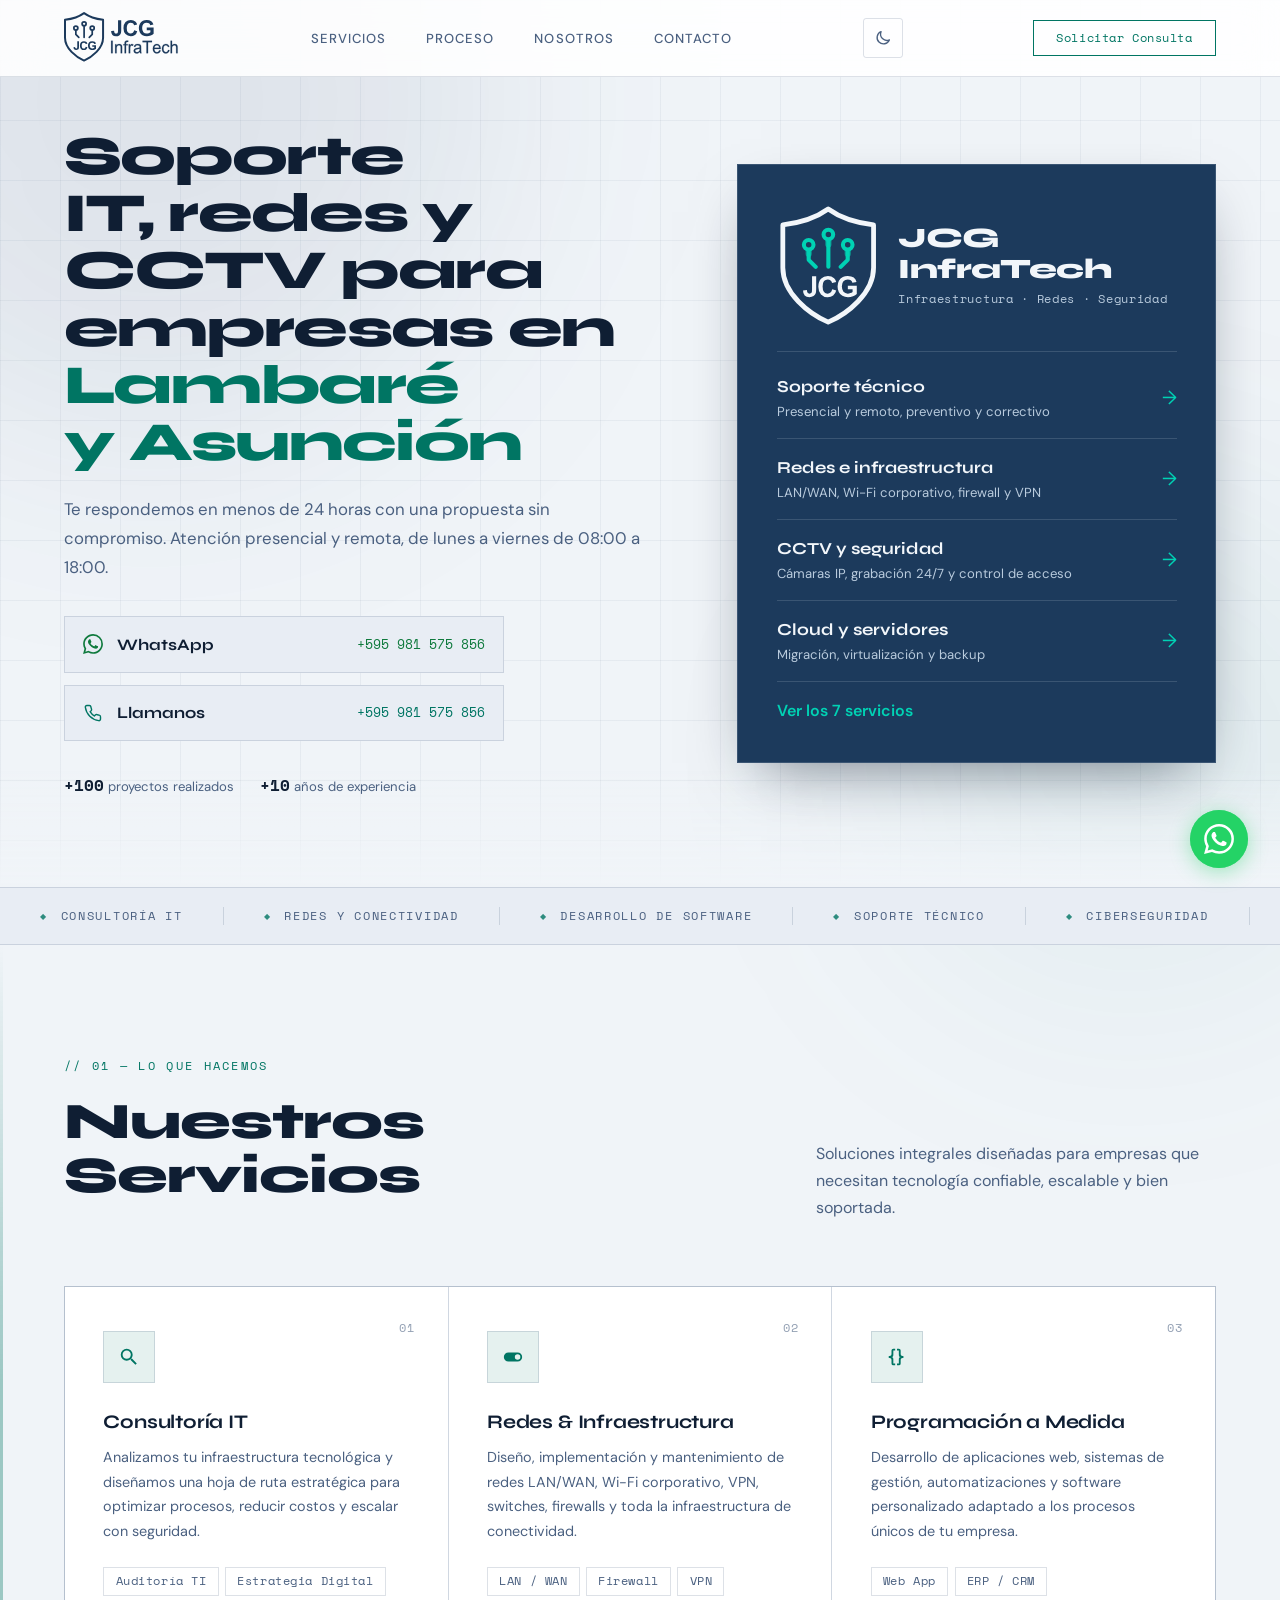
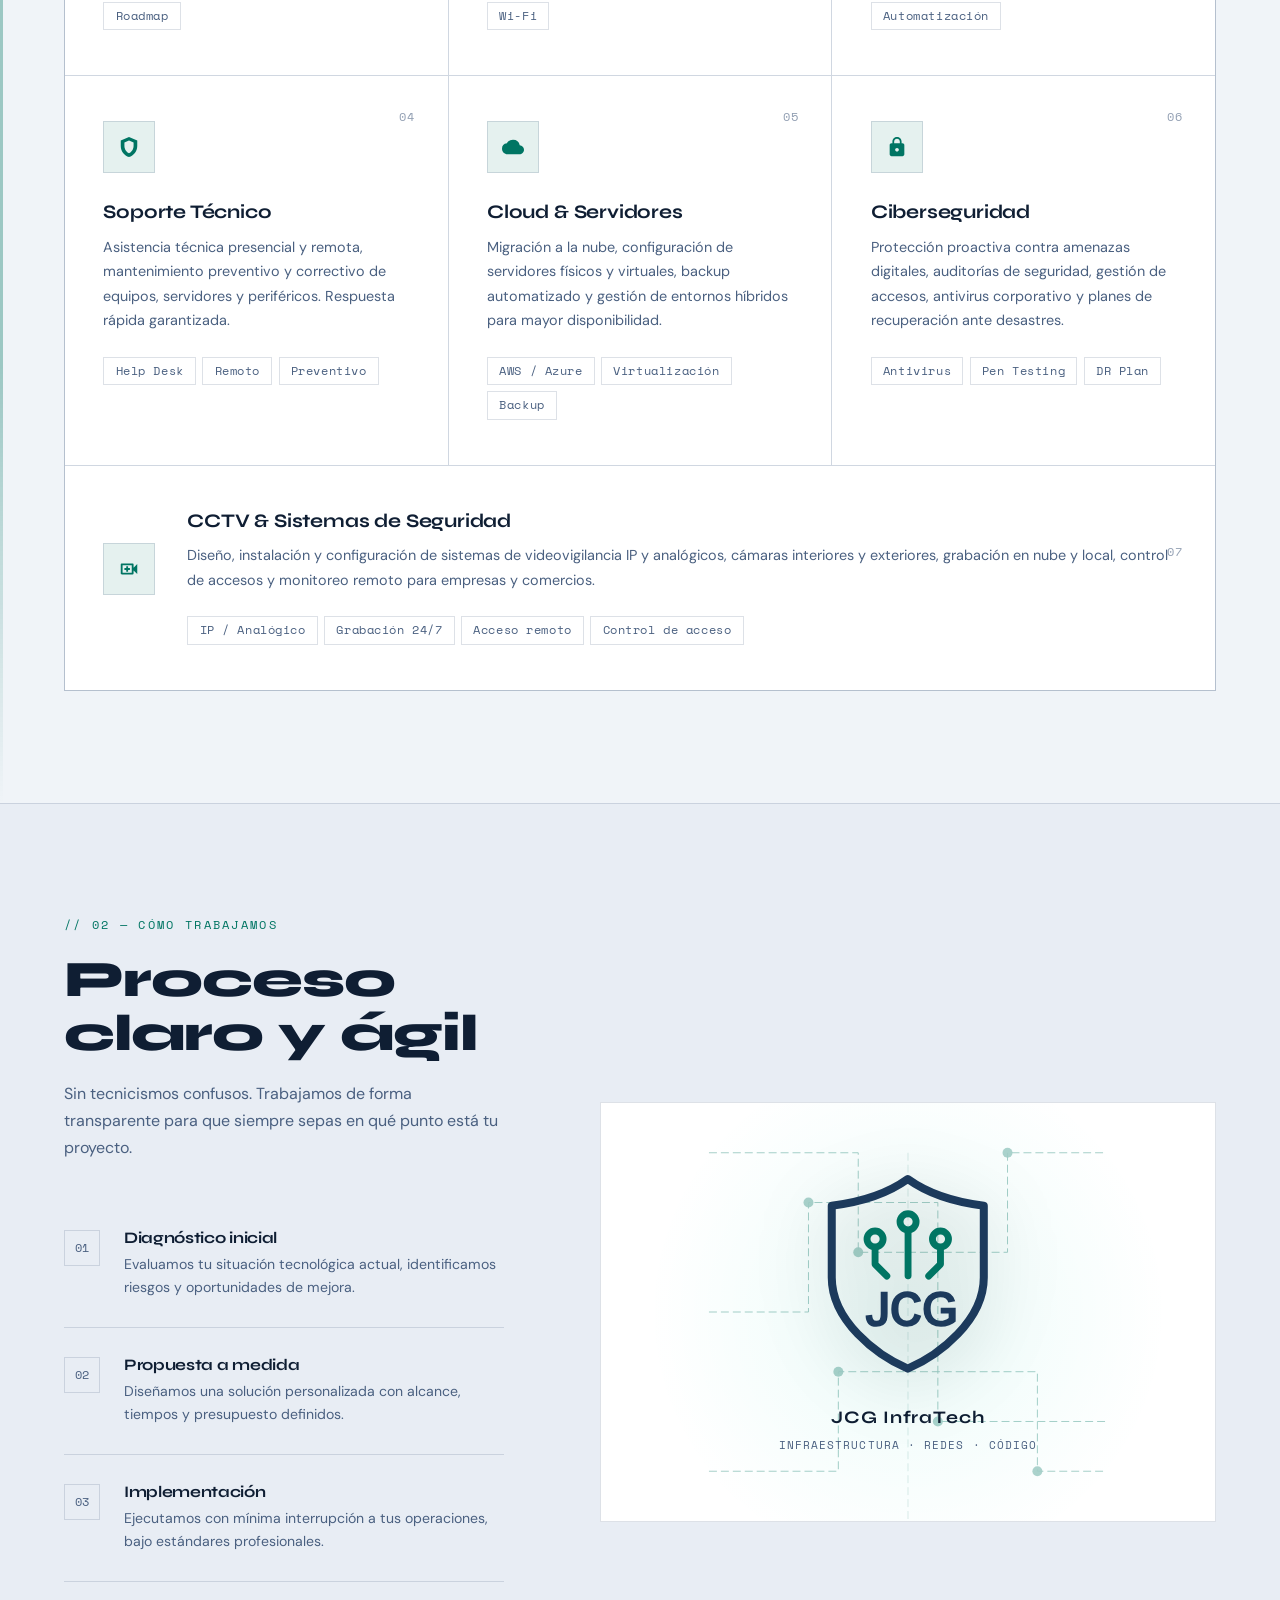
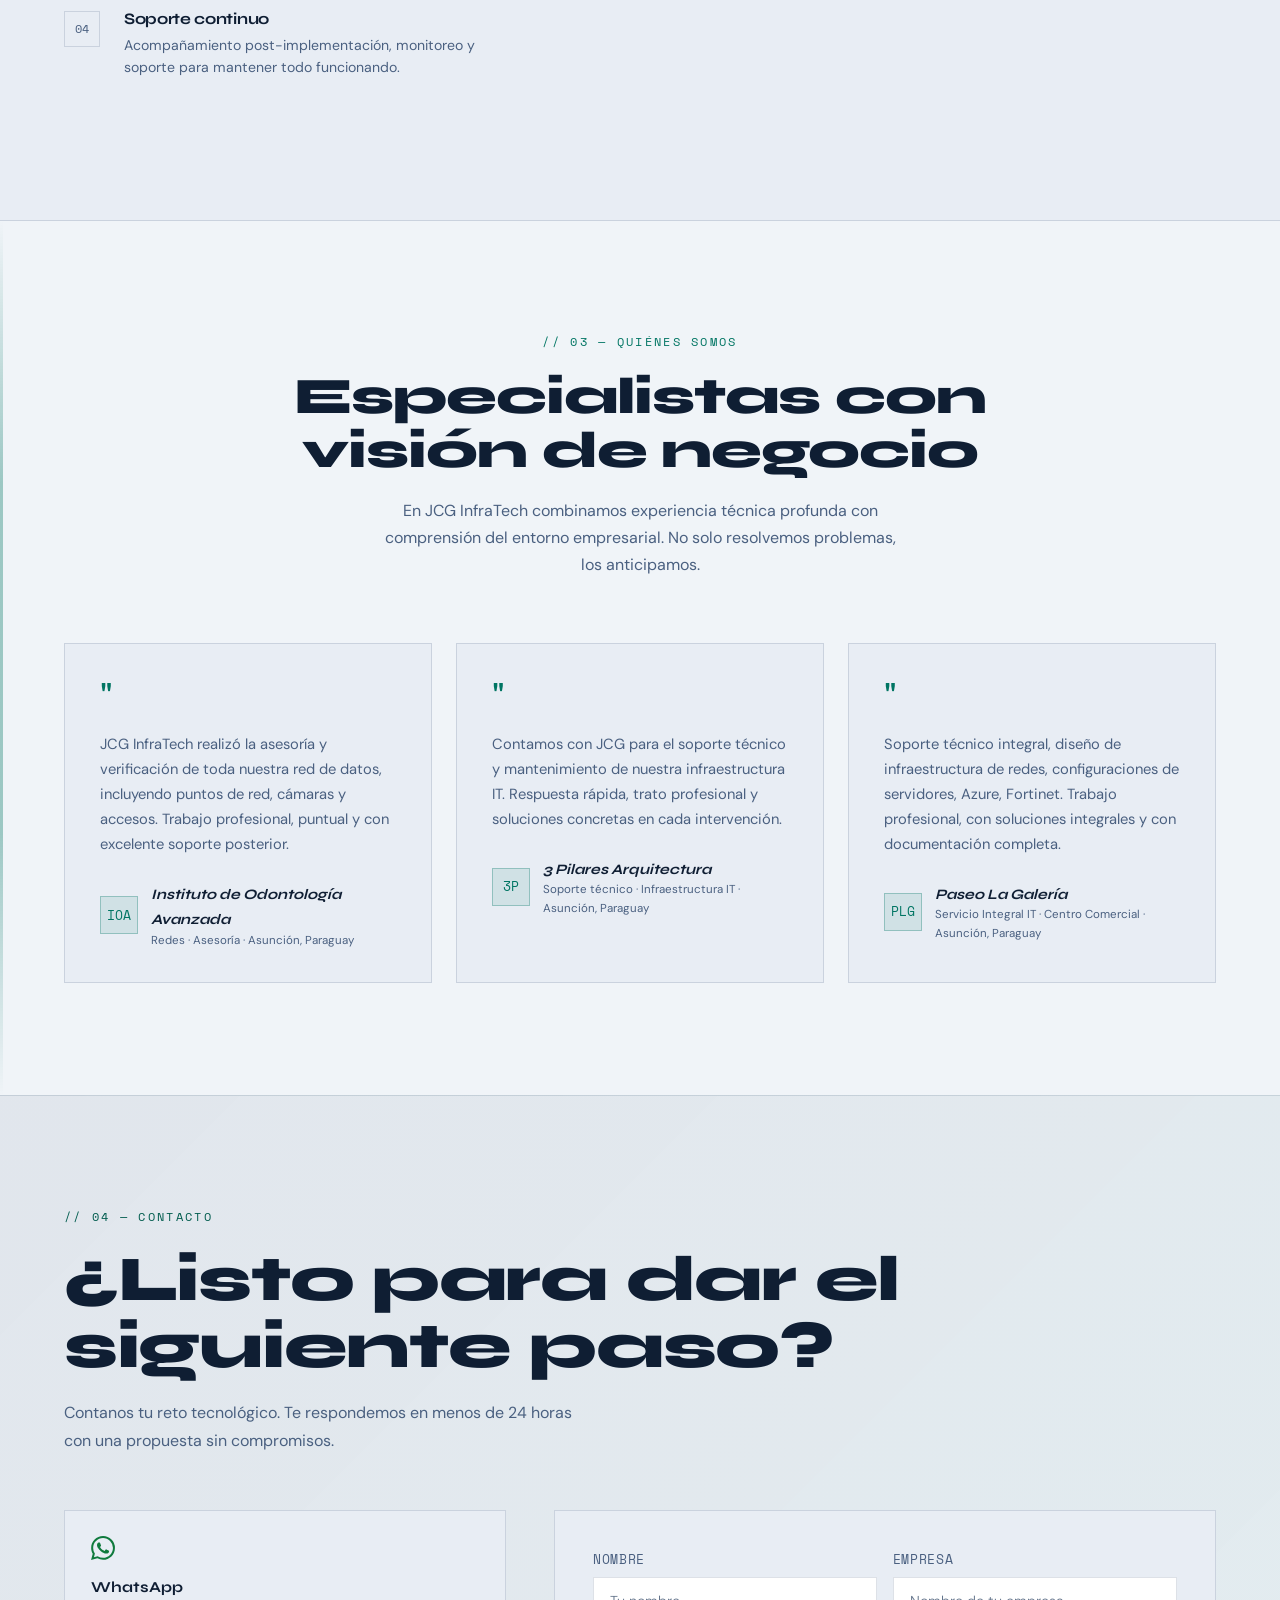
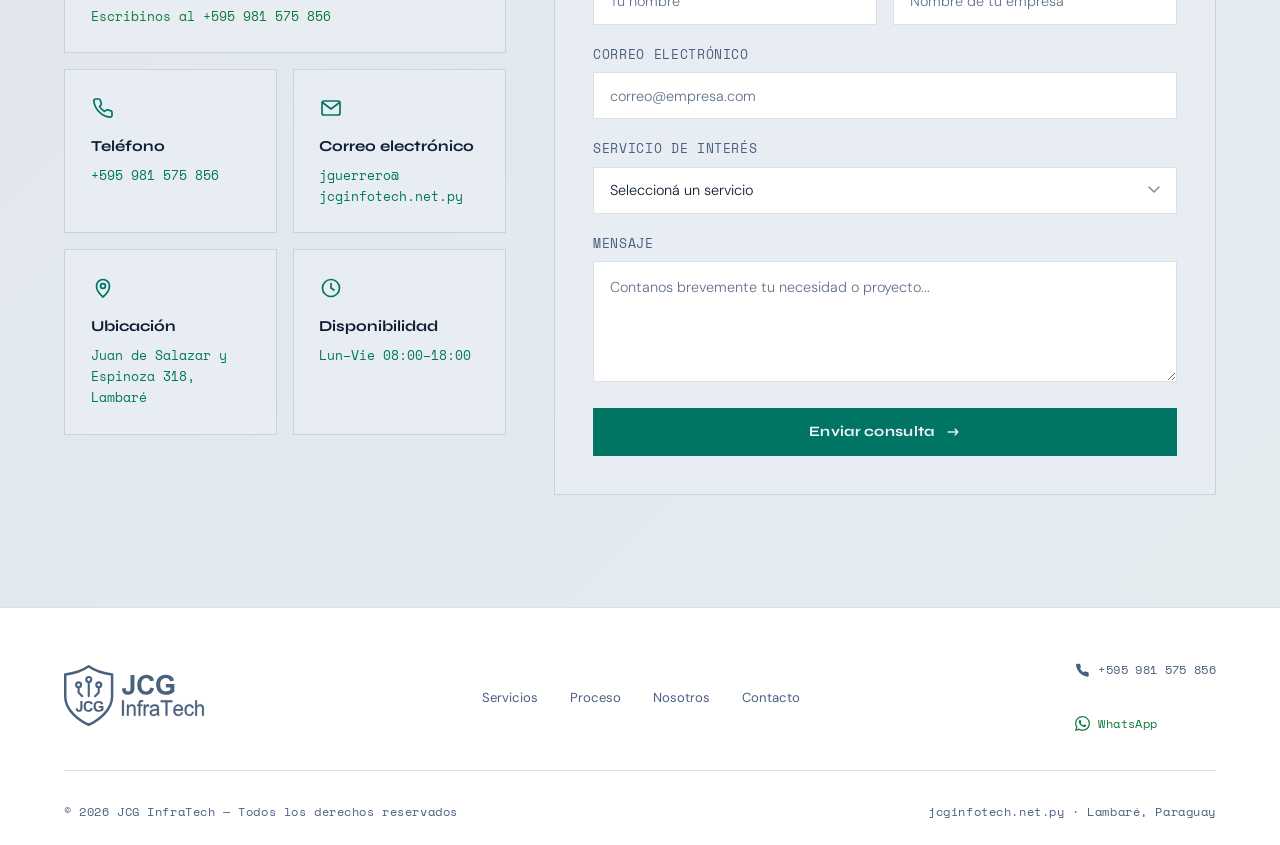
<file: index.html>
<!DOCTYPE html>
<html lang="es">
<head>
  <meta charset="UTF-8" />
  <meta name="viewport" content="width=device-width, initial-scale=1.0" />
  <meta name="description" content="Soporte técnico, redes, CCTV y consultoría IT para empresas en Lambaré, Asunción y Central. Respondemos tu consulta en menos de 24 horas." />
  <meta name="theme-color" content="#0a1628" media="(prefers-color-scheme: dark)" />
  <meta name="theme-color" content="#f0f4f8" media="(prefers-color-scheme: light)" />
  <meta name="color-scheme" content="dark light" />

  <title>JCG InfraTech — Soporte IT, Redes y CCTV en Paraguay</title>

  <!-- SEO -->
  <meta name="robots" content="index, follow" />
  <link rel="canonical" href="https://jcginfotech.net.py/" />

  <!-- Open Graph (Facebook, LinkedIn, WhatsApp) -->
  <meta property="og:type"         content="website" />
  <meta property="og:site_name"    content="JCG InfraTech" />
  <meta property="og:url"          content="https://jcginfotech.net.py/" />
  <meta property="og:title"        content="JCG InfraTech — Soporte IT, Redes y CCTV en Paraguay" />
  <meta property="og:description"  content="Soporte técnico, redes, CCTV y consultoría IT para empresas en Lambaré, Asunción y Central. Respondemos tu consulta en menos de 24 horas." />
  <meta property="og:image"        content="https://jcginfotech.net.py/img/og-image.png?v=20261020" />
  <meta property="og:image:width"  content="1200" />
  <meta property="og:image:height" content="630" />
  <meta property="og:image:alt"    content="JCG InfraTech — Consultoría IT, redes y soporte técnico en Paraguay" />
  <meta property="og:locale"       content="es_PY" />

  <!-- Twitter Card -->
  <meta name="twitter:card"        content="summary_large_image" />
  <!-- twitter:site omitido — verificar handle real antes de agregar -->
  <meta name="twitter:title"       content="JCG InfraTech — Soporte IT, Redes y CCTV en Paraguay" />
  <meta name="twitter:description" content="Soporte técnico, redes, CCTV y consultoría IT para empresas en Lambaré, Asunción y Central. Respondemos tu consulta en menos de 24 horas." />
  <meta name="twitter:image"       content="https://jcginfotech.net.py/img/og-image.png?v=20261020" />
  <meta name="twitter:image:alt"   content="JCG InfraTech — Consultoría IT, redes y soporte técnico en Paraguay" />

  <!-- Favicons -->
  <link rel="icon" href="img/favicon.ico?v=20261020" sizes="any" />
  <link rel="icon" type="image/png" sizes="32x32" href="img/favicon-32x32.png?v=20261020" />
  <link rel="icon" type="image/png" sizes="16x16" href="img/favicon-16x16.png?v=20261020" />
  <link rel="icon" type="image/svg+xml" href="img/favicon.svg?v=20261020" />
  <link rel="apple-touch-icon" sizes="180x180" href="img/apple-touch-icon.png?v=20261020" />
  <link rel="manifest" href="site.webmanifest?v=20261020" />

  <!-- JSON-LD Structured Data -->
  <script type="application/ld+json">
  {
    "@context": "https://schema.org",
    "@type": "LocalBusiness",
    "name": "JCG InfraTech",
    "description": "Consultoría IT, redes, programación y soporte técnico para empresas en Paraguay.",
    "url": "https://jcginfotech.net.py/",
    "hasMap": "https://maps.google.com/?cid=9319577303701166495",
    "logo": "https://jcginfotech.net.py/img/logo.png",
    "image": "https://jcginfotech.net.py/img/og-image.png?v=20261020",
    "telephone": "+595981575856",
    "email": "jguerrero@jcginfotech.net.py",
    "address": {
      "@type": "PostalAddress",
      "streetAddress": "Juan de Salazar y Espinoza 318",
      "addressLocality": "Lambaré",
      "addressRegion": "Central",
      "addressCountry": "PY"
    },
    "openingHoursSpecification": {
      "@type": "OpeningHoursSpecification",
      "dayOfWeek": ["Monday","Tuesday","Wednesday","Thursday","Friday"],
      "opens": "08:00",
      "closes": "18:00"
    },
    "sameAs": [
      "https://share.google/u3nypytxjxHeQlgrw",
      "https://wa.me/595981575856"
    ],
    "areaServed": {
      "@type": "Country",
      "name": "Paraguay"
    },
    "hasOfferCatalog": {
      "@type": "OfferCatalog",
      "name": "Servicios IT",
      "itemListElement": [
        {"@type": "Offer", "itemOffered": {"@type": "Service", "name": "Consultoría IT"}},
        {"@type": "Offer", "itemOffered": {"@type": "Service", "name": "Redes e Infraestructura"}},
        {"@type": "Offer", "itemOffered": {"@type": "Service", "name": "Programación a medida"}},
        {"@type": "Offer", "itemOffered": {"@type": "Service", "name": "Soporte técnico"}},
        {"@type": "Offer", "itemOffered": {"@type": "Service", "name": "Cloud y Servidores"}},
        {"@type": "Offer", "itemOffered": {"@type": "Service", "name": "Ciberseguridad"}},
        {"@type": "Offer", "itemOffered": {"@type": "Service", "name": "CCTV y Sistemas de Seguridad"}}
      ]
    }
  }
  </script>

  <!-- Anti-flash: aplicar tema antes de renderizar -->
  <script>
    (function(){
      var d=document.documentElement,t=null;
      try{t=localStorage.getItem('jcg_theme');}catch(e){}
      d.setAttribute('data-theme',t||(window.matchMedia('(prefers-color-scheme: light)').matches?'light':'dark'));
      d.classList.add('js');
    })();
  </script>

  <!-- Google Analytics 4 -->
  <script async src="https://www.googletagmanager.com/gtag/js?id=G-E9TSNGM25P"></script>
  <script>
    window.dataLayer = window.dataLayer || [];
    function gtag(){dataLayer.push(arguments);}
    gtag('js', new Date());
    gtag('config', 'G-E9TSNGM25P');
  </script>

  <!-- Sitemap -->
  <link rel="sitemap" type="application/xml" href="/sitemap.xml" />

  <!-- Google Fonts -->
  <link rel="preconnect" href="https://fonts.googleapis.com" />
  <link rel="preconnect" href="https://fonts.gstatic.com" crossorigin />
  <!-- preload del stylesheet de fuentes para reducir render-blocking en mobile -->
  <link rel="preload" as="style"
        href="https://fonts.googleapis.com/css2?family=Space+Mono:wght@400;700&family=Syne:wght@400;600;700;800&family=DM+Sans:wght@300;400;500&display=swap" />
  <link href="https://fonts.googleapis.com/css2?family=Space+Mono:wght@400;700&family=Syne:wght@400;600;700;800&family=DM+Sans:wght@300;400;500&display=swap"
        rel="stylesheet" media="print" onload="this.media='all'" />
  <noscript>
    <link href="https://fonts.googleapis.com/css2?family=Space+Mono:wght@400;700&family=Syne:wght@400;600;700;800&family=DM+Sans:wght@300;400;500&display=swap" rel="stylesheet" />
  </noscript>

  <link rel="stylesheet" href="css/styles.css?v=20261118" />
</head>
<body>

  <a href="#main" class="skip-link">Saltar al contenido</a>

  <!-- Logo JCG InfraTech (sprite vectorial, hereda color del tema) -->
  <svg width="0" height="0" style="position:absolute" aria-hidden="true" focusable="false">
    <defs>
      <path id="jcg-shield" d="M23 70 Q105 60 155.5 23.5 Q206 60 288 70 L288 195 C288 270 211 330 155.5 354 C100 330 23 270 23 195 Z" fill="none" stroke="currentColor" stroke-width="14" stroke-linejoin="round"/>
      <g id="jcg-circuit" fill="none" stroke="currentColor" stroke-width="12" stroke-linecap="round" stroke-linejoin="round"><circle cx="156" cy="98" r="14"/><circle cx="98.5" cy="128" r="14"/><circle cx="212.5" cy="128" r="14"/><path d="M156 118 V192"/><path d="M98.5 148 V172 L119 192.5"/><path d="M212.5 148 V172 L192 192.5"/></g>
      <path id="jcg-inner" d="M108.32 220H120.39V257.98Q120.39 265.43 119.08 269.44Q117.32 274.68 112.7 277.85Q108.07 281.02 100.5 281.02Q91.62 281.02 86.83 276.05Q82.04 271.08 82 261.46L93.42 260.15Q93.62 265.31 94.93 267.44Q96.9 270.67 100.91 270.67Q104.96 270.67 106.64 268.36Q108.32 266.04 108.32 258.76ZM167.25 257.94 179 261.66Q176.3 271.49 170.02 276.26Q163.73 281.02 154.07 281.02Q142.12 281.02 134.43 272.86Q126.73 264.69 126.73 250.53Q126.73 235.55 134.47 227.26Q142.21 218.98 154.81 218.98Q165.82 218.98 172.7 225.48Q176.79 229.33 178.84 236.53L166.84 239.4Q165.78 234.73 162.4 232.03Q159.03 229.33 154.2 229.33Q147.53 229.33 143.37 234.12Q139.22 238.91 139.22 249.63Q139.22 261.01 143.31 265.84Q147.4 270.67 153.95 270.67Q158.78 270.67 162.26 267.6Q165.74 264.53 167.25 257.94ZM212.89 257.94V247.83H239V271.73Q235.19 275.42 227.97 278.22Q220.75 281.02 213.34 281.02Q203.92 281.02 196.93 277.07Q189.93 273.12 186.41 265.78Q182.89 258.43 182.89 249.8Q182.89 240.42 186.82 233.14Q190.75 225.85 198.32 221.96Q204.09 218.98 212.68 218.98Q223.86 218.98 230.14 223.66Q236.42 228.35 238.22 236.62L226.19 238.87Q224.92 234.45 221.42 231.89Q217.92 229.33 212.68 229.33Q204.74 229.33 200.06 234.37Q195.37 239.4 195.37 249.3Q195.37 259.99 200.12 265.33Q204.87 270.67 212.56 270.67Q216.37 270.67 220.19 269.17Q224.02 267.68 226.76 265.55V257.94Z" fill="currentColor"/>
      <g id="jcg-word" fill="currentColor"><path d="M392.25 73H414.38V142.63Q414.38 156.29 411.98 163.64Q408.75 173.25 400.28 179.06Q391.8 184.88 377.92 184.88Q361.63 184.88 352.85 175.76Q344.08 166.64 344 149.01L364.93 146.61Q365.31 156.06 367.71 159.96Q371.31 165.89 378.67 165.89Q386.09 165.89 389.17 161.65Q392.25 157.41 392.25 144.06ZM504.38 142.56 525.92 149.38Q520.96 167.39 509.45 176.13Q497.93 184.88 480.22 184.88Q458.31 184.88 444.2 169.91Q430.1 154.94 430.1 128.98Q430.1 101.51 444.28 86.32Q458.46 71.12 481.57 71.12Q501.75 71.12 514.36 83.05Q521.86 90.11 525.62 103.31L503.63 108.57Q501.68 100.01 495.49 95.06Q489.3 90.11 480.44 90.11Q468.21 90.11 460.6 98.89Q452.98 107.67 452.98 127.32Q452.98 148.18 460.49 157.04Q467.99 165.89 479.99 165.89Q488.85 165.89 495.23 160.26Q501.6 154.64 504.38 142.56ZM592.13 142.56V124.02H640V167.84Q633.02 174.6 619.78 179.74Q606.53 184.88 592.95 184.88Q575.7 184.88 562.86 177.64Q550.03 170.39 543.58 156.93Q537.13 143.46 537.13 127.62Q537.13 110.44 544.33 97.09Q551.53 83.73 565.42 76.6Q576 71.12 591.75 71.12Q612.24 71.12 623.76 79.72Q635.27 88.31 638.57 103.46L616.51 107.59Q614.19 99.49 607.77 94.8Q601.36 90.11 591.75 90.11Q577.2 90.11 568.61 99.34Q560.01 108.57 560.01 126.72Q560.01 146.31 568.72 156.1Q577.42 165.89 591.53 165.89Q598.51 165.89 605.52 163.15Q612.54 160.41 617.56 156.51V142.56Z"/><path d="M344 303V216.06H354.97V303ZM372.06 303V240.02H381.22V248.97Q387.84 238.6 400.34 238.6Q405.77 238.6 410.32 240.64Q414.88 242.69 417.14 246.01Q419.4 249.33 420.31 253.9Q420.87 256.86 420.87 264.27V303H410.69V264.69Q410.69 258.17 409.5 254.93Q408.32 251.7 405.29 249.77Q402.26 247.85 398.19 247.85Q391.69 247.85 386.96 252.18Q382.24 256.51 382.24 268.6V303ZM437.96 303V248.32H428.97V240.02H437.96V233.32Q437.96 226.97 439.04 223.89Q440.51 219.74 444.21 217.16Q447.92 214.58 454.59 214.58Q458.89 214.58 464.09 215.64L462.56 224.96Q459.4 224.36 456.57 224.36Q451.93 224.36 450.01 226.44Q448.08 228.51 448.08 234.21V240.02H459.79V248.32H448.08V303ZM466.65 303V240.02H475.81V249.57Q479.31 242.87 482.28 240.73Q485.25 238.6 488.82 238.6Q493.96 238.6 499.28 242.03L495.77 251.94Q492.04 249.63 488.31 249.63Q484.97 249.63 482.31 251.73Q479.65 253.84 478.52 257.57Q476.83 263.27 476.83 270.03V303ZM543.57 295.23Q537.92 300.27 532.69 302.35Q527.45 304.42 521.46 304.42Q511.56 304.42 506.24 299.35Q500.93 294.28 500.93 286.39Q500.93 281.77 502.94 277.94Q504.94 274.12 508.2 271.81Q511.45 269.49 515.52 268.31Q518.52 267.48 524.57 266.71Q536.9 265.16 542.72 263.03Q542.78 260.83 542.78 260.24Q542.78 253.72 539.9 251.05Q535.99 247.43 528.3 247.43Q521.12 247.43 517.7 250.07Q514.28 252.71 512.64 259.41L502.68 257.99Q504.04 251.29 507.15 247.16Q510.26 243.04 516.14 240.82Q522.02 238.6 529.77 238.6Q537.46 238.6 542.27 240.49Q547.08 242.39 549.34 245.27Q551.6 248.14 552.51 252.53Q553.02 255.26 553.02 262.38V276.61Q553.02 291.49 553.67 295.44Q554.32 299.38 556.24 303H545.61Q544.03 299.68 543.57 295.23ZM542.72 271.39Q537.18 273.76 526.1 275.42Q519.82 276.37 517.22 277.56Q514.62 278.74 513.2 281.03Q511.79 283.31 511.79 286.1Q511.79 290.37 514.87 293.21Q517.95 296.06 523.89 296.06Q529.77 296.06 534.35 293.36Q538.94 290.66 541.08 285.98Q542.72 282.36 542.72 275.3ZM590.24 303V226.32H562.93V216.06H628.65V226.32H601.21V303ZM678.76 282.72 689.28 284.08Q686.8 293.75 680.07 299.09Q673.34 304.42 662.87 304.42Q649.69 304.42 641.97 295.91Q634.25 287.4 634.25 272.04Q634.25 256.15 642.06 247.37Q649.86 238.6 662.31 238.6Q674.35 238.6 681.99 247.19Q689.62 255.79 689.62 271.39Q689.62 272.34 689.57 274.24H644.77Q645.34 284.62 650.37 290.13Q655.41 295.65 662.93 295.65Q668.53 295.65 672.49 292.56Q676.45 289.48 678.76 282.72ZM645.34 265.46H678.88Q678.2 257.51 675.03 253.54Q670.17 247.37 662.42 247.37Q655.41 247.37 650.63 252.29Q645.85 257.22 645.34 265.46ZM740.31 279.93 750.32 281.29Q748.68 292.15 741.92 298.29Q735.16 304.42 725.32 304.42Q712.99 304.42 705.5 295.97Q698 287.52 698 271.75Q698 261.55 701.23 253.9Q704.45 246.25 711.04 242.42Q717.63 238.6 725.38 238.6Q735.16 238.6 741.38 243.78Q747.61 248.97 749.36 258.52L739.46 260.12Q738.05 253.78 734.46 250.57Q730.86 247.37 725.77 247.37Q718.08 247.37 713.27 253.15Q708.47 258.94 708.47 271.45Q708.47 284.14 713.1 289.89Q717.74 295.65 725.21 295.65Q731.2 295.65 735.22 291.79Q739.23 287.94 740.31 279.93ZM758.08 303V216.06H768.26V247.25Q775.38 238.6 786.24 238.6Q792.92 238.6 797.84 241.35Q802.76 244.11 804.88 248.97Q807 253.84 807 263.09V303H796.82V263.09Q796.82 255.08 793.51 251.43Q790.2 247.79 784.15 247.79Q779.63 247.79 775.64 250.25Q771.65 252.71 769.95 256.92Q768.26 261.13 768.26 268.54V303Z" stroke="currentColor" stroke-width="1.2"/></g>
    </defs>
    <symbol id="jcg-logo" viewBox="8 8 810 362"><use href="#jcg-shield"/><use href="#jcg-circuit"/><use href="#jcg-inner"/><use href="#jcg-word"/></symbol>
  </svg>

  <!-- ── Background decorations ── -->
  <div class="grid-bg" aria-hidden="true"></div>
  <div class="orb orb-1" aria-hidden="true"></div>
  <div class="orb orb-2" aria-hidden="true"></div>

  <!-- ════════════════════════════════
       NAVIGATION
       ════════════════════════════════ -->
  <nav role="navigation" aria-label="Navegación principal">
    <a href="#hero" class="nav-logo" aria-label="JCG InfraTech — Inicio">
      <svg class="nav-logo__img" viewBox="8 8 810 362" role="img" aria-label="JCG InfraTech"><use href="#jcg-logo"/></svg>
    </a>

    <ul class="nav-links" id="nav-links">
      <li><a href="#servicios">Servicios</a></li>
      <li><a href="#proceso">Proceso</a></li>
      <li><a href="#nosotros">Nosotros</a></li>
      <li><a href="#contacto">Contacto</a></li>
    </ul>

    <!-- Mobile hamburger -->
    <button class="nav-toggle" aria-label="Abrir menú" aria-expanded="false" aria-controls="nav-links">
      <span></span>
      <span></span>
      <span></span>
    </button>

    <button class="theme-toggle" id="theme-toggle" type="button" aria-label="Cambiar tema">
      <svg class="theme-toggle__sun" viewBox="0 0 24 24" width="18" height="18" fill="none" stroke="currentColor" stroke-width="1.8" stroke-linecap="round" aria-hidden="true"><circle cx="12" cy="12" r="4.2"/><path d="M12 2.5v2.2M12 19.3v2.2M2.5 12h2.2M19.3 12h2.2M5.3 5.3l1.55 1.55M17.15 17.15l1.55 1.55M5.3 18.7l1.55-1.55M17.15 6.85l1.55-1.55"/></svg>
      <svg class="theme-toggle__moon" viewBox="0 0 24 24" width="18" height="18" fill="none" stroke="currentColor" stroke-width="1.8" stroke-linejoin="round" aria-hidden="true"><path d="M20.5 14.6A8.5 8.5 0 0 1 9.4 3.5a8.5 8.5 0 1 0 11.1 11.1Z"/></svg>
    </button>

    <a href="#contacto" class="nav-cta" data-track="cta_click" data-track-location="nav" data-track-cta="solicitar_consulta">Solicitar Consulta</a>
  </nav>

  <main id="main" tabindex="-1">

  <!-- ════════════════════════════════
       HERO
       ════════════════════════════════ -->
  <section id="hero" aria-labelledby="hero-heading">
    <div class="hero-grid">

      <div class="hero-copy">
        <h1 id="hero-heading" class="hero-title">
          Soporte IT, redes y CCTV para empresas&nbsp;en <em>Lambaré y&nbsp;Asunción</em>
        </h1>

        <p class="hero-desc">
          Te respondemos en menos de 24 horas con una propuesta sin compromiso.
          Atención presencial y remota, de lunes a viernes de 08:00 a 18:00.
        </p>

        <div class="hero-reach">
          <a class="reach-row reach-row--wa" href="https://wa.me/595981575856?text=Hola%2C%20me%20interesa%20conocer%20m%C3%A1s%20sobre%20sus%20servicios%20de%20IT" target="_blank" rel="noopener noreferrer" data-track="whatsapp_click" data-track-location="hero">
            <svg viewBox="0 0 24 24" fill="currentColor" width="20" height="20" aria-hidden="true"><path d="M17.472 14.382c-.297-.149-1.758-.867-2.03-.967-.273-.099-.471-.148-.67.15-.197.297-.767.966-.94 1.164-.173.199-.347.223-.644.075-.297-.15-1.255-.463-2.39-1.475-.883-.788-1.48-1.761-1.653-2.059-.173-.297-.018-.458.13-.606.134-.133.298-.347.446-.52.149-.174.198-.298.298-.497.099-.198.05-.371-.025-.52-.075-.149-.669-1.612-.916-2.207-.242-.579-.487-.5-.669-.51-.173-.008-.371-.01-.57-.01-.198 0-.52.074-.792.372-.272.297-1.04 1.016-1.04 2.479 0 1.462 1.065 2.875 1.213 3.074.149.198 2.096 3.2 5.077 4.487.709.306 1.262.489 1.694.625.712.227 1.36.195 1.871.118.571-.085 1.758-.719 2.006-1.413.248-.694.248-1.289.173-1.413-.074-.124-.272-.198-.57-.347m-5.421 7.403h-.004a9.87 9.87 0 0 1-5.031-1.378l-.361-.214-3.741.982.998-3.648-.235-.374a9.86 9.86 0 0 1-1.51-5.26c.001-5.45 4.436-9.884 9.888-9.884 2.64 0 5.122 1.03 6.988 2.898a9.825 9.825 0 0 1 2.893 6.994c-.003 5.45-4.437 9.884-9.885 9.884m8.413-18.297A11.815 11.815 0 0 0 12.05 0C5.495 0 .16 5.335.157 11.892c0 2.096.547 4.142 1.588 5.945L.057 24l6.305-1.654a11.882 11.882 0 0 0 5.683 1.448h.005c6.554 0 11.89-5.335 11.893-11.893a11.821 11.821 0 0 0-3.48-8.413z"/></svg>
            <span class="reach-label">WhatsApp<span class="sr-only"> (se abre en una pestaña nueva)</span></span>
            <span class="reach-value">+595 981 575 856</span>
          </a>
          <a class="reach-row" href="tel:+595981575856" data-track="phone_click" data-track-location="hero">
            <svg viewBox="0 0 24 24" width="20" height="20" fill="none" stroke="currentColor" stroke-width="1.7" stroke-linecap="round" stroke-linejoin="round" aria-hidden="true"><path d="M21 16.4v2.9a1.9 1.9 0 0 1-2.1 1.9A18.8 18.8 0 0 1 2.8 5.1 1.9 1.9 0 0 1 4.7 3h2.9a1.9 1.9 0 0 1 1.9 1.6c.1.9.4 1.8.7 2.6a1.9 1.9 0 0 1-.4 2L8.5 10.4a15.2 15.2 0 0 0 5.1 5.1l1.2-1.2a1.9 1.9 0 0 1 2-.4c.8.3 1.7.6 2.6.7a1.9 1.9 0 0 1 1.6 1.8Z"/></svg>
            <span class="reach-label">Llamanos</span>
            <span class="reach-value">+595 981 575 856</span>
          </a>
        </div>

        <p class="hero-facts">
          <span><strong>+100</strong> proyectos realizados</span>
          <span><strong>+10</strong> años de experiencia</span>
        </p>
      </div>

      <div class="hero-brand">
        <div class="hero-brand__head">
          <svg class="hero-mark" viewBox="6 6 299 366" aria-hidden="true" focusable="false">
            <use href="#jcg-shield"/>
            <g class="hero-mark__trace" fill="none" stroke="currentColor" stroke-width="12" stroke-linecap="round" stroke-linejoin="round">
              <path d="M156 118 V192"/><path d="M98.5 148 V172 L119 192.5"/><path d="M212.5 148 V172 L192 192.5"/>
              <circle cx="156" cy="98" r="14"/><circle cx="98.5" cy="128" r="14"/><circle cx="212.5" cy="128" r="14"/>
            </g>
            <g class="hero-mark__signal" fill="none" stroke="currentColor" stroke-width="18" stroke-linecap="round">
              <path pathLength="1" d="M156 118 V192"/><path pathLength="1" d="M98.5 148 V172 L119 192.5"/><path pathLength="1" d="M212.5 148 V172 L192 192.5"/>
            </g>
            <use href="#jcg-inner"/>
          </svg>
          <p class="hero-brand__name">JCG InfraTech</p>
          <p class="hero-brand__sub">Infraestructura · Redes · Seguridad</p>
        </div>

        <nav class="hero-services" aria-label="Servicios principales">
          <a href="#servicios" data-track="cta_click" data-track-location="hero" data-track-cta="servicio_soporte"><b>Soporte técnico</b><small>Presencial y remoto, preventivo y correctivo</small><span aria-hidden="true">→</span></a>
          <a href="#servicios" data-track="cta_click" data-track-location="hero" data-track-cta="servicio_redes"><b>Redes e infraestructura</b><small>LAN/WAN, Wi-Fi corporativo, firewall y VPN</small><span aria-hidden="true">→</span></a>
          <a href="#servicios" data-track="cta_click" data-track-location="hero" data-track-cta="servicio_cctv"><b>CCTV y seguridad</b><small>Cámaras IP, grabación 24/7 y control de acceso</small><span aria-hidden="true">→</span></a>
          <a href="#servicios" data-track="cta_click" data-track-location="hero" data-track-cta="servicio_cloud"><b>Cloud y servidores</b><small>Migración, virtualización y backup</small><span aria-hidden="true">→</span></a>
          <a class="hero-services__all" href="#servicios" data-track="cta_click" data-track-location="hero" data-track-cta="ver_servicios">Ver los 7 servicios</a>
        </nav>
      </div>

    </div>
  </section>

  <!-- ════════════════════════════════
       MARQUEE — Servicios highlight
       ════════════════════════════════ -->
  <div class="marquee-wrap" aria-hidden="true">
    <div class="marquee-track">
      <span class="marquee-item">Consultoría IT</span>
      <span class="marquee-item">Redes y conectividad</span>
      <span class="marquee-item">Desarrollo de software</span>
      <span class="marquee-item">Soporte técnico</span>
      <span class="marquee-item">Ciberseguridad</span>
      <span class="marquee-item">Cloud computing</span>
      <span class="marquee-item">Mantenimiento preventivo</span>
      <span class="marquee-item">Infraestructura TI</span>
      <span class="marquee-item">CCTV &amp; Seguridad</span>
      <!-- Duplicate for seamless loop -->
      <span class="marquee-item">Consultoría IT</span>
      <span class="marquee-item">Redes y conectividad</span>
      <span class="marquee-item">Desarrollo de software</span>
      <span class="marquee-item">Soporte técnico</span>
      <span class="marquee-item">Ciberseguridad</span>
      <span class="marquee-item">Cloud computing</span>
      <span class="marquee-item">Mantenimiento preventivo</span>
      <span class="marquee-item">Infraestructura TI</span>
      <span class="marquee-item">CCTV &amp; Seguridad</span>
    </div>
  </div>

  <!-- ════════════════════════════════
       SERVICIOS
       ════════════════════════════════ -->
  <section id="servicios" aria-labelledby="servicios-heading">
    <div class="header-row fade-up">
      <div>
        <p class="section-tag">// 01 — Lo que hacemos</p>
        <h2 id="servicios-heading" class="section-title">Nuestros<br>Servicios</h2>
      </div>
      <p class="section-sub">
        Soluciones integrales diseñadas para empresas que necesitan tecnología
        confiable, escalable y bien soportada.
      </p>
    </div>

    <div class="services-grid">

      <article class="service-card fade-up">
        <span class="service-num" aria-hidden="true">01</span>
        <div class="service-icon" aria-hidden="true"><svg viewBox="0 0 24 24" fill="currentColor" width="22" height="22" class="svc-svg"><path d="M9.5 3A6.5 6.5 0 0 1 16 9.5c0 1.61-.59 3.09-1.56 4.23l.27.27h.79l5 5-1.5 1.5-5-5v-.79l-.27-.27A6.516 6.516 0 0 1 9.5 16 6.5 6.5 0 0 1 3 9.5 6.5 6.5 0 0 1 9.5 3m0 2C7 5 5 7 5 9.5S7 14 9.5 14 14 12 14 9.5 12 5 9.5 5Z"/></svg></div>
        <h3 class="service-title">Consultoría IT</h3>
        <p class="service-desc">
          Analizamos tu infraestructura tecnológica y diseñamos una hoja de ruta estratégica
          para optimizar procesos, reducir costos y escalar con seguridad.
        </p>
        <div class="service-tags">
          <span class="tag">Auditoría TI</span>
          <span class="tag">Estrategia Digital</span>
          <span class="tag">Roadmap</span>
        </div>
      </article>

      <article class="service-card fade-up">
        <span class="service-num" aria-hidden="true">02</span>
        <div class="service-icon" aria-hidden="true"><svg viewBox="0 0 24 24" fill="currentColor" width="22" height="22" class="svc-svg"><path d="M17 7H7a5 5 0 0 0-5 5 5 5 0 0 0 5 5h10a5 5 0 0 0 5-5 5 5 0 0 0-5-5m0 8a3 3 0 0 1-3-3 3 3 0 0 1 3-3 3 3 0 0 1 3 3 3 3 0 0 1-3 3Z"/></svg></div>
        <h3 class="service-title">Redes &amp; Infraestructura</h3>
        <p class="service-desc">
          Diseño, implementación y mantenimiento de redes LAN/WAN, Wi-Fi corporativo,
          VPN, switches, firewalls y toda la infraestructura de conectividad.
        </p>
        <div class="service-tags">
          <span class="tag">LAN / WAN</span>
          <span class="tag">Firewall</span>
          <span class="tag">VPN</span>
          <span class="tag">Wi-Fi</span>
        </div>
      </article>

      <article class="service-card fade-up">
        <span class="service-num" aria-hidden="true">03</span>
        <div class="service-icon" aria-hidden="true"><svg viewBox="0 0 24 24" fill="currentColor" width="22" height="22" class="svc-svg"><path d="M8 3a2 2 0 0 0-2 2v4a2 2 0 0 1-2 2H3v2h1a2 2 0 0 1 2 2v4a2 2 0 0 0 2 2h2v-2H8v-5a2 2 0 0 0-2-2 2 2 0 0 0 2-2V5h2V3H8m6 0a2 2 0 0 1 2 2v4a2 2 0 0 0 2 2h1v2h-1a2 2 0 0 0-2 2v4a2 2 0 0 1-2 2h-2v-2h2v-5a2 2 0 0 1 2-2 2 2 0 0 1-2-2V5h-2V3h2Z"/></svg></div>
        <h3 class="service-title">Programación a Medida</h3>
        <p class="service-desc">
          Desarrollo de aplicaciones web, sistemas de gestión, automatizaciones y software
          personalizado adaptado a los procesos únicos de tu empresa.
        </p>
        <div class="service-tags">
          <span class="tag">Web App</span>
          <span class="tag">ERP / CRM</span>
          <span class="tag">Automatización</span>
        </div>
      </article>

      <article class="service-card fade-up">
        <span class="service-num" aria-hidden="true">04</span>
        <div class="service-icon" aria-hidden="true"><svg viewBox="0 0 24 24" fill="currentColor" width="22" height="22" class="svc-svg"><path d="M12 1L3 5v6c0 5.55 3.84 10.74 9 12 5.16-1.26 9-6.45 9-12V5l-9-4zm0 4 5 2.18V11c0 3.5-2.33 6.79-5 7.93-2.67-1.14-5-4.43-5-7.93V7.18L12 5z"/></svg></div>
        <h3 class="service-title">Soporte Técnico</h3>
        <p class="service-desc">
          Asistencia técnica presencial y remota, mantenimiento preventivo y correctivo
          de equipos, servidores y periféricos. Respuesta rápida garantizada.
        </p>
        <div class="service-tags">
          <span class="tag">Help Desk</span>
          <span class="tag">Remoto</span>
          <span class="tag">Preventivo</span>
        </div>
      </article>

      <article class="service-card fade-up">
        <span class="service-num" aria-hidden="true">05</span>
        <div class="service-icon" aria-hidden="true"><svg viewBox="0 0 24 24" fill="currentColor" width="22" height="22" class="svc-svg"><path d="M19.35 10.04A7.49 7.49 0 0 0 12 4C9.11 4 6.6 5.64 5.35 8.04A5.994 5.994 0 0 0 0 14c0 3.31 2.69 6 6 6h13c2.76 0 5-2.24 5-5 0-2.64-2.05-4.78-4.65-4.96z"/></svg></div>
        <h3 class="service-title">Cloud &amp; Servidores</h3>
        <p class="service-desc">
          Migración a la nube, configuración de servidores físicos y virtuales, backup
          automatizado y gestión de entornos híbridos para mayor disponibilidad.
        </p>
        <div class="service-tags">
          <span class="tag">AWS / Azure</span>
          <span class="tag">Virtualización</span>
          <span class="tag">Backup</span>
        </div>
      </article>

      <article class="service-card fade-up">
        <span class="service-num" aria-hidden="true">06</span>
        <div class="service-icon" aria-hidden="true"><svg viewBox="0 0 24 24" fill="currentColor" width="22" height="22" class="svc-svg"><path d="M18 8h-1V6c0-2.76-2.24-5-5-5S7 3.24 7 6v2H6c-1.1 0-2 .9-2 2v10c0 1.1.9 2 2 2h12c1.1 0 2-.9 2-2V10c0-1.1-.9-2-2-2zm-6 9c-1.1 0-2-.9-2-2s.9-2 2-2 2 .9 2 2-.9 2-2 2zm3.1-9H8.9V6c0-1.71 1.39-3.1 3.1-3.1 1.71 0 3.1 1.39 3.1 3.1v2z"/></svg></div>
        <h3 class="service-title">Ciberseguridad</h3>
        <p class="service-desc">
          Protección proactiva contra amenazas digitales, auditorías de seguridad, gestión
          de accesos, antivirus corporativo y planes de recuperación ante desastres.
        </p>
        <div class="service-tags">
          <span class="tag">Antivirus</span>
          <span class="tag">Pen Testing</span>
          <span class="tag">DR Plan</span>
        </div>
      </article>

      <article class="service-card service-card--featured fade-up">
        <span class="service-num" aria-hidden="true">07</span>
        <div class="service-icon" aria-hidden="true">
          <svg viewBox="0 0 24 24" fill="currentColor" width="22" height="22" class="svc-svg">
            <path d="M17 10.5V7c0-.55-.45-1-1-1H4c-.55 0-1 .45-1 1v10c0 .55.45 1 1 1h12c.55 0 1-.45 1-1v-3.5l4 4v-11l-4 4zM15 16H5V8h10v8zm-6-1h2v-2h2v-2h-2V9h-2v2H7v2h2z"/>
          </svg>
        </div>
        <h3 class="service-title">CCTV &amp; Sistemas de Seguridad</h3>
        <p class="service-desc">
          Diseño, instalación y configuración de sistemas de videovigilancia IP y analógicos,
          cámaras interiores y exteriores, grabación en nube y local, control de accesos
          y monitoreo remoto para empresas y comercios.
        </p>
        <div class="service-tags">
          <span class="tag">IP / Analógico</span>
          <span class="tag">Grabación 24/7</span>
          <span class="tag">Acceso remoto</span>
          <span class="tag">Control de acceso</span>
        </div>
      </article>

    </div>
  </section>

  <!-- ════════════════════════════════
       PROCESO
       ════════════════════════════════ -->
  <section id="proceso" aria-labelledby="proceso-heading">
    <div class="inner">

      <div>
        <p class="section-tag fade-up">// 02 — Cómo trabajamos</p>
        <h2 id="proceso-heading" class="section-title fade-up">Proceso<br>claro y ágil</h2>
        <p class="section-sub section-sub--spaced fade-up">
          Sin tecnicismos confusos. Trabajamos de forma transparente para que siempre
          sepas en qué punto está tu proyecto.
        </p>

        <ol class="process-steps" aria-label="Pasos del proceso de trabajo">
          <li class="step fade-up">
            <div class="step-num" aria-hidden="true">01</div>
            <div class="step-content">
              <h3 class="step-title">Diagnóstico inicial</h3>
              <p class="step-desc">Evaluamos tu situación tecnológica actual, identificamos riesgos y oportunidades de mejora.</p>
            </div>
          </li>
          <li class="step fade-up">
            <div class="step-num" aria-hidden="true">02</div>
            <div class="step-content">
              <h3 class="step-title">Propuesta a medida</h3>
              <p class="step-desc">Diseñamos una solución personalizada con alcance, tiempos y presupuesto definidos.</p>
            </div>
          </li>
          <li class="step fade-up">
            <div class="step-num" aria-hidden="true">03</div>
            <div class="step-content">
              <h3 class="step-title">Implementación</h3>
              <p class="step-desc">Ejecutamos con mínima interrupción a tus operaciones, bajo estándares profesionales.</p>
            </div>
          </li>
          <li class="step fade-up">
            <div class="step-num" aria-hidden="true">04</div>
            <div class="step-content">
              <h3 class="step-title">Soporte continuo</h3>
              <p class="step-desc">Acompañamiento post-implementación, monitoreo y soporte para mantener todo funcionando.</p>
            </div>
          </li>
        </ol>
      </div>

      <!-- Circuit visual — logo como fondo con circuito animado -->
      <div class="process-visual fade-up" aria-hidden="true">
        <svg class="circuit-svg" viewBox="0 0 500 420" xmlns="http://www.w3.org/2000/svg">
          <path class="circuit-path" d="M50,50 H200 V150 H350 V50 H450" style="animation-delay:0s"/>
          <path class="circuit-path" d="M50,210 H150 V100 H280 V320 H450" style="animation-delay:-2s"/>
          <path class="circuit-path" d="M50,370 H180 V270 H380 V370 H450" style="animation-delay:-4s"/>
          <path class="circuit-path" d="M250,50 V420" style="animation-delay:-1s; opacity:0.4"/>
          <circle cx="200" cy="150" r="5" fill="var(--color-cyan)" opacity="0.9"/>
          <circle cx="350" cy="50"  r="5" fill="var(--color-cyan)" opacity="0.9"/>
          <circle cx="150" cy="100" r="5" fill="var(--color-cyan)" opacity="0.9"/>
          <circle cx="280" cy="320" r="5" fill="var(--color-cyan)" opacity="0.9"/>
          <circle cx="180" cy="270" r="5" fill="var(--color-cyan)" opacity="0.9"/>
          <circle cx="380" cy="370" r="5" fill="var(--color-cyan)" opacity="0.9"/>
        </svg>
        <div class="center-badge">
          <svg class="pv-mark" viewBox="6 6 299 366">
            <use href="#jcg-shield" class="pv-shield"/>
            <g class="pv-circuit" fill="none" stroke="currentColor" stroke-width="12" stroke-linecap="round" stroke-linejoin="round">
              <path pathLength="1" d="M156 118 V192"/>
              <path pathLength="1" d="M98.5 148 V172 L119 192.5"/>
              <path pathLength="1" d="M212.5 148 V172 L192 192.5"/>
              <circle pathLength="1" cx="156" cy="98" r="14"/>
              <circle pathLength="1" cx="98.5" cy="128" r="14"/>
              <circle pathLength="1" cx="212.5" cy="128" r="14"/>
            </g>
            <use href="#jcg-inner"/>
          </svg>
          <div class="center-badge-label">JCG InfraTech</div>
          <div class="center-badge-sub">Infraestructura · Redes · Código</div>
        </div>
      </div>

    </div>
  </section>

  <!-- ════════════════════════════════
       NOSOTROS / TESTIMONIOS
       ════════════════════════════════ -->
  <section id="nosotros" aria-labelledby="nosotros-heading">
    <div class="testimonios-header fade-up">
      <p class="section-tag">// 03 — Quiénes somos</p>
      <h2 id="nosotros-heading" class="section-title">Especialistas con<br>visión de negocio</h2>
      <p class="section-sub">
        En JCG InfraTech combinamos experiencia técnica profunda con comprensión del entorno
        empresarial. No solo resolvemos problemas, los anticipamos.
      </p>
    </div>

    <div class="testimonios-grid" aria-label="Testimonios de clientes">

      <blockquote class="testi-card fade-up">
        <p class="testi-quote" aria-hidden="true">"</p>
        <p class="testi-text">
          JCG InfraTech realizó la asesoría y verificación de toda nuestra red de datos,
          incluyendo puntos de red, cámaras y accesos. Trabajo profesional, puntual y
          con excelente soporte posterior.
        </p>
        <footer class="testi-author">
          <div class="testi-avatar" aria-hidden="true">IOA</div>
          <div>
            <cite class="testi-name">Instituto de Odontología Avanzada</cite>
            <p class="testi-role">Redes · Asesoría · Asunción, Paraguay</p>
          </div>
        </footer>
      </blockquote>

      <blockquote class="testi-card fade-up">
        <p class="testi-quote" aria-hidden="true">"</p>
        <p class="testi-text">
          Contamos con JCG para el soporte técnico y mantenimiento de nuestra
          infraestructura IT. Respuesta rápida, trato profesional y soluciones
          concretas en cada intervención.
        </p>
        <footer class="testi-author">
          <div class="testi-avatar" aria-hidden="true">3P</div>
          <div>
            <cite class="testi-name">3 Pilares Arquitectura</cite>
            <p class="testi-role">Soporte técnico · Infraestructura IT · Asunción, Paraguay</p>
          </div>
        </footer>
      </blockquote>

      <blockquote class="testi-card fade-up">
        <p class="testi-quote" aria-hidden="true">"</p>
        <p class="testi-text">
          Soporte técnico integral, diseño de infraestructura de redes, configuraciones de servidores, Azure, Fortinet. Trabajo profesional, con soluciones integrales y con documentación completa.
        </p>
        <footer class="testi-author">
          <div class="testi-avatar" aria-hidden="true">PLG</div>
          <div>
            <cite class="testi-name">Paseo La Galería</cite>
            <p class="testi-role">Servicio Integral IT · Centro Comercial · Asunción, Paraguay</p>
          </div>
        </footer>
      </blockquote>

    </div>

  </section>

  <!-- ════════════════════════════════
       CONTACTO
       ════════════════════════════════ -->
  <section id="contacto" aria-labelledby="contacto-heading">
    <div class="contacto-header fade-up">
      <p class="section-tag">// 04 — Contacto</p>
      <h2 id="contacto-heading" class="section-title">¿Listo para dar el<br>siguiente paso?</h2>
      <p class="section-sub">
        Contanos tu reto tecnológico. Te respondemos en menos de 24 horas con una propuesta sin compromisos.
      </p>
    </div>

    <div class="contacto-layout">

      <!-- Info cards -->
      <div class="contact-info fade-up" aria-label="Información de contacto">
        <a class="contact-card contact-card--link contact-card--wa" data-track="whatsapp_click" data-track-location="contacto" href="https://wa.me/595981575856?text=Hola%2C%20me%20interesa%20conocer%20m%C3%A1s%20sobre%20sus%20servicios%20de%20IT" target="_blank" rel="noopener noreferrer">
          <svg class="contact-card-icon" viewBox="0 0 24 24" width="24" height="24" fill="currentColor" aria-hidden="true"><path d="M17.472 14.382c-.297-.149-1.758-.867-2.03-.967-.273-.099-.471-.148-.67.15-.197.297-.767.966-.94 1.164-.173.199-.347.223-.644.075-.297-.15-1.255-.463-2.39-1.475-.883-.788-1.48-1.761-1.653-2.059-.173-.297-.018-.458.13-.606.134-.133.298-.347.446-.52.149-.174.198-.298.298-.497.099-.198.05-.371-.025-.52-.075-.149-.669-1.612-.916-2.207-.242-.579-.487-.5-.669-.51-.173-.008-.371-.01-.57-.01-.198 0-.52.074-.792.372-.272.297-1.04 1.016-1.04 2.479 0 1.462 1.065 2.875 1.213 3.074.149.198 2.096 3.2 5.077 4.487.709.306 1.262.489 1.694.625.712.227 1.36.195 1.871.118.571-.085 1.758-.719 2.006-1.413.248-.694.248-1.289.173-1.413-.074-.124-.272-.198-.57-.347m-5.421 7.403h-.004a9.87 9.87 0 0 1-5.031-1.378l-.361-.214-3.741.982.998-3.648-.235-.374a9.86 9.86 0 0 1-1.51-5.26c.001-5.45 4.436-9.884 9.888-9.884 2.64 0 5.122 1.03 6.988 2.898a9.825 9.825 0 0 1 2.893 6.994c-.003 5.45-4.437 9.884-9.885 9.884m8.413-18.297A11.815 11.815 0 0 0 12.05 0C5.495 0 .16 5.335.157 11.892c0 2.096.547 4.142 1.588 5.945L.057 24l6.305-1.654a11.882 11.882 0 0 0 5.683 1.448h.005c6.554 0 11.89-5.335 11.893-11.893a11.821 11.821 0 0 0-3.48-8.413z"/></svg>
          <div class="contact-card-title">WhatsApp</div>
          <div class="contact-card-value">Escribinos al +595 981 575 856</div>
          <span class="sr-only">(se abre en una pestaña nueva)</span>
        </a>
        <a class="contact-card contact-card--link" data-track="phone_click" data-track-location="contacto" href="tel:+595981575856">
          <svg class="contact-card-icon" viewBox="0 0 24 24" width="24" height="24" fill="none" stroke="currentColor" stroke-width="1.7" stroke-linecap="round" stroke-linejoin="round" aria-hidden="true"><path d="M21 16.4v2.9a1.9 1.9 0 0 1-2.1 1.9A18.8 18.8 0 0 1 2.8 5.1 1.9 1.9 0 0 1 4.7 3h2.9a1.9 1.9 0 0 1 1.9 1.6c.1.9.4 1.8.7 2.6a1.9 1.9 0 0 1-.4 2L8.5 10.4a15.2 15.2 0 0 0 5.1 5.1l1.2-1.2a1.9 1.9 0 0 1 2-.4c.8.3 1.7.6 2.6.7a1.9 1.9 0 0 1 1.6 1.8Z"/></svg>
          <div class="contact-card-title">Teléfono</div>
          <div class="contact-card-value">+595 981 575 856</div>
        </a>
        <a class="contact-card contact-card--link" data-track="email_click" data-track-location="contacto" href="mailto:jguerrero@jcginfotech.net.py">
          <svg class="contact-card-icon" viewBox="0 0 24 24" width="24" height="24" fill="none" stroke="currentColor" stroke-width="1.7" stroke-linecap="round" stroke-linejoin="round" aria-hidden="true"><rect x="3" y="5" width="18" height="14" rx="2"/><path d="m3.5 6.5 8.5 6.5 8.5-6.5"/></svg>
          <div class="contact-card-title">Correo electrónico</div>
          <div class="contact-card-value">jguerrero@<wbr>jcginfotech.net.py</div>
        </a>
        <a class="contact-card contact-card--link" data-track="map_click" data-track-location="contacto" href="https://maps.google.com/?cid=9319577303701166495" target="_blank" rel="noopener noreferrer">
          <svg class="contact-card-icon" viewBox="0 0 24 24" width="24" height="24" fill="none" stroke="currentColor" stroke-width="1.7" stroke-linecap="round" stroke-linejoin="round" aria-hidden="true"><path d="M12 21s-6.5-5.6-6.5-11a6.5 6.5 0 0 1 13 0c0 5.4-6.5 11-6.5 11Z"/><circle cx="12" cy="10" r="2.4"/></svg>
          <div class="contact-card-title">Ubicación</div>
          <address class="contact-card-value">Juan de Salazar y Espinoza 318, Lambaré</address>
          <span class="sr-only">(abre Google Maps en una pestaña nueva)</span>
        </a>
        <div class="contact-card">
          <svg class="contact-card-icon" viewBox="0 0 24 24" width="24" height="24" fill="none" stroke="currentColor" stroke-width="1.7" stroke-linecap="round" stroke-linejoin="round" aria-hidden="true"><circle cx="12" cy="12" r="8.5"/><path d="M12 7.5V12l3 2"/></svg>
          <div class="contact-card-title">Disponibilidad</div>
          <div class="contact-card-value">Lun–Vie 08:00–18:00</div>
        </div>
      </div>

      <!-- Formspree contact form -->
      <form
        class="contact-form fade-up"
        action="https://formspree.io/f/xreneqdl"
        method="POST"
        aria-label="Formulario de contacto"
        id="contact-form"
      >
        <div class="form-row">
          <div class="form-group">
            <label for="nombre" class="form-label">Nombre</label>
            <input
              type="text"
              id="nombre"
              name="nombre"
              class="form-input"
              placeholder="Tu nombre"
              required
              autocomplete="name"
              inputmode="text"
            />
          </div>
          <div class="form-group">
            <label for="empresa" class="form-label">Empresa</label>
            <input
              type="text"
              id="empresa"
              name="empresa"
              class="form-input"
              placeholder="Nombre de tu empresa"
              autocomplete="organization"
              inputmode="text"
            />
          </div>
        </div>

        <div class="form-group">
          <label for="email" class="form-label">Correo electrónico</label>
          <input
            type="email"
            id="email"
            name="email"
            class="form-input"
            placeholder="correo@empresa.com"
            required
            autocomplete="email"
            inputmode="email"
          />
        </div>

        <div class="form-group">
          <label for="servicio" class="form-label">Servicio de interés</label>
          <select id="servicio" name="servicio" class="form-input form-select">
            <option value="" disabled selected>Seleccioná un servicio</option>
            <option value="consultoria">Consultoría IT</option>
            <option value="redes">Redes &amp; Infraestructura</option>
            <option value="desarrollo">Programación a medida</option>
            <option value="soporte">Soporte técnico</option>
            <option value="cloud">Cloud &amp; Servidores</option>
            <option value="seguridad">Ciberseguridad</option>
            <option value="cctv">CCTV &amp; Sistemas de Seguridad</option>
            <option value="otro">Otro</option>
          </select>
        </div>

        <div class="form-group">
          <label for="mensaje" class="form-label">Mensaje</label>
          <textarea
            id="mensaje"
            name="mensaje"
            class="form-input form-textarea"
            placeholder="Contanos brevemente tu necesidad o proyecto..."
            rows="4"
            required
            inputmode="text"
          ></textarea>
        </div>

        <!-- Honeypot anti-spam (oculto) -->
        <input type="text" name="_gotcha" style="display:none" tabindex="-1" autocomplete="off" aria-hidden="true" />
        <!-- Redirect después del envío -->
        <input type="hidden" name="_next" value="https://jcginfotech.net.py/?enviado=1" />

        <button type="submit" class="form-submit">
          <span class="form-submit__text">Enviar consulta</span>
          <span class="form-submit__arrow" aria-hidden="true">→</span>
        </button>

        <!-- Mensajes de estado -->
        <p class="form-success" role="status" hidden>
          ¡Mensaje enviado! Te contactamos en menos de 24 horas.
        </p>
        <p class="form-error" role="alert" hidden>
          No pudimos enviar tu mensaje. Revisá tu conexión e intentá de nuevo, o escribinos por WhatsApp al +595 981 575 856.
        </p>
      </form>

    </div>
  </section>

  </main>

  <!-- ════════════════════════════════
       FOOTER
       ════════════════════════════════ -->
  <footer role="contentinfo">

    <!-- ── Fila superior: logo + nav + CTA ── -->
    <div class="footer-top">

      <a href="#hero" class="footer-logo" aria-label="JCG InfraTech — Volver al inicio">
        <svg class="footer-logo__img" viewBox="8 8 810 362" role="img" aria-label="JCG InfraTech"><use href="#jcg-logo"/></svg>
      </a>

      <ul class="footer-links" aria-label="Navegación del pie de página">
        <li><a href="#servicios">Servicios</a></li>
        <li><a href="#proceso">Proceso</a></li>
        <li><a href="#nosotros">Nosotros</a></li>
        <li><a href="#contacto">Contacto</a></li>
      </ul>

      <!-- CTA contacto directo -->
      <div class="footer-cta" aria-label="Contacto rápido">
        <a href="tel:+595981575856" class="footer-cta-item" data-track="phone_click" data-track-location="footer">
          <svg viewBox="0 0 24 24" fill="currentColor" width="15" height="15" aria-hidden="true"><path d="M22 16.92v3a2 2 0 0 1-2.18 2 19.79 19.79 0 0 1-8.63-3.07A19.5 19.5 0 0 1 4.69 12a19.79 19.79 0 0 1-3.07-8.67A2 2 0 0 1 3.6 1.27h3a2 2 0 0 1 2 1.72 12.84 12.84 0 0 0 .7 2.81 2 2 0 0 1-.45 2.11L7.91 8.91a16 16 0 0 0 6 6l.91-.91a2 2 0 0 1 2.11-.45 12.84 12.84 0 0 0 2.81.7A2 2 0 0 1 21.73 16l.27.92z"/></svg>
          +595 981 575 856
        </a>
        <a href="https://wa.me/595981575856?text=Hola%2C%20me%20interesa%20conocer%20m%C3%A1s%20sobre%20sus%20servicios%20de%20IT" target="_blank" rel="noopener noreferrer" class="footer-cta-item footer-cta-wa" data-track="whatsapp_click" data-track-location="footer">
          <svg viewBox="0 0 24 24" fill="currentColor" width="15" height="15" aria-hidden="true"><path d="M17.472 14.382c-.297-.149-1.758-.867-2.03-.967-.273-.099-.471-.148-.67.15-.197.297-.767.966-.94 1.164-.173.199-.347.223-.644.075-.297-.15-1.255-.463-2.39-1.475-.883-.788-1.48-1.761-1.653-2.059-.173-.297-.018-.458.13-.606.134-.133.298-.347.446-.52.149-.174.198-.298.298-.497.099-.198.05-.371-.025-.52-.075-.149-.669-1.612-.916-2.207-.242-.579-.487-.5-.669-.51-.173-.008-.371-.01-.57-.01-.198 0-.52.074-.792.372-.272.297-1.04 1.016-1.04 2.479 0 1.462 1.065 2.875 1.213 3.074.149.198 2.096 3.2 5.077 4.487.709.306 1.262.489 1.694.625.712.227 1.36.195 1.871.118.571-.085 1.758-.719 2.006-1.413.248-.694.248-1.289.173-1.413-.074-.124-.272-.198-.57-.347m-5.421 7.403h-.004a9.87 9.87 0 0 1-5.031-1.378l-.361-.214-3.741.982.998-3.648-.235-.374a9.86 9.86 0 0 1-1.51-5.26c.001-5.45 4.436-9.884 9.888-9.884 2.64 0 5.122 1.03 6.988 2.898a9.825 9.825 0 0 1 2.893 6.994c-.003 5.45-4.437 9.884-9.885 9.884m8.413-18.297A11.815 11.815 0 0 0 12.05 0C5.495 0 .16 5.335.157 11.892c0 2.096.547 4.142 1.588 5.945L.057 24l6.305-1.654a11.882 11.882 0 0 0 5.683 1.448h.005c6.554 0 11.89-5.335 11.893-11.893a11.821 11.821 0 0 0-3.48-8.413z"/></svg>
          WhatsApp<span class="sr-only"> (se abre en una pestaña nueva)</span>
        </a>
      </div>

    </div>

    <!-- ── Fila inferior: copyright ── -->
    <div class="footer-bottom">
      <p class="footer-copy">© 2026 JCG InfraTech — Todos los derechos reservados</p>
      <p class="footer-copy">jcginfotech.net.py · Lambaré, Paraguay</p>
    </div>

  </footer>

  <!-- ── WhatsApp Floating Button ── -->
  <a
    class="whatsapp-float"
    data-track="whatsapp_click"
    data-track-location="boton_flotante"
    href="https://wa.me/595981575856?text=Hola%2C%20me%20interesa%20conocer%20m%C3%A1s%20sobre%20sus%20servicios%20de%20IT"
    target="_blank"
    rel="noopener noreferrer"
    aria-label="Contactar por WhatsApp (se abre en una pestaña nueva)"
  >
    <span class="whatsapp-tooltip">¡Escribinos por WhatsApp!</span>
    <div class="whatsapp-btn" role="presentation">
      <!-- Ícono oficial de WhatsApp -->
      <svg class="whatsapp-icon" viewBox="0 0 24 24" xmlns="http://www.w3.org/2000/svg" aria-hidden="true">
        <path d="M17.472 14.382c-.297-.149-1.758-.867-2.03-.967-.273-.099-.471-.148-.67.15-.197.297-.767.966-.94 1.164-.173.199-.347.223-.644.075-.297-.15-1.255-.463-2.39-1.475-.883-.788-1.48-1.761-1.653-2.059-.173-.297-.018-.458.13-.606.134-.133.298-.347.446-.52.149-.174.198-.298.298-.497.099-.198.05-.371-.025-.52-.075-.149-.669-1.612-.916-2.207-.242-.579-.487-.5-.669-.51-.173-.008-.371-.01-.57-.01-.198 0-.52.074-.792.372-.272.297-1.04 1.016-1.04 2.479 0 1.462 1.065 2.875 1.213 3.074.149.198 2.096 3.2 5.077 4.487.709.306 1.262.489 1.694.625.712.227 1.36.195 1.871.118.571-.085 1.758-.719 2.006-1.413.248-.694.248-1.289.173-1.413-.074-.124-.272-.198-.57-.347m-5.421 7.403h-.004a9.87 9.87 0 01-5.031-1.378l-.361-.214-3.741.982.998-3.648-.235-.374a9.86 9.86 0 01-1.51-5.26c.001-5.45 4.436-9.884 9.888-9.884 2.64 0 5.122 1.03 6.988 2.898a9.825 9.825 0 012.893 6.994c-.003 5.45-4.437 9.884-9.885 9.884m8.413-18.297A11.815 11.815 0 0012.05 0C5.495 0 .16 5.335.157 11.892c0 2.096.547 4.142 1.588 5.945L.057 24l6.305-1.654a11.882 11.882 0 005.683 1.448h.005c6.554 0 11.89-5.335 11.893-11.893a11.821 11.821 0 00-3.48-8.413z"/>
      </svg>
    </div>
  </a>

  <script src="js/main.js?v=20261020" defer></script>

</body>
</html>
</file>
<file: css/styles.css>
/* ==========================================================
   styles.css — JCG InfraTech
   Una sola hoja (antes 7 archivos) para evitar idas y vueltas al servidor.
   Orden: tokens → base → layout → nav → hero → secciones → WhatsApp
   ========================================================== */


/* ==========================================================
   variables.css — Design tokens & CSS custom properties
   JCG InfraTech
   ========================================================== */

/* ══════════════════════════════════════
   MODO OSCURO (default)
   ══════════════════════════════════════ */
:root {
  /* ── Colors ── */
  --color-black:      #0a1628;
  --color-dark:       #0f1e33;
  --color-panel:      #162440;
  --color-border:     rgba(0, 210, 180, 0.15);
  --color-border-rgb: 0, 210, 180;
  --color-cyan:       #00d2b4;
  --color-cyan-hover: #00f0cc;
  --color-cyan-dim:   rgba(0, 210, 180, 0.12);
  --color-cyan-mid:   rgba(0, 210, 180, 0.35);
  --color-navy:       #1e3a5f;
  --color-navy-light: #2a5298;
  --color-amber:      #f5a623;
  --color-white:      #e8edf2;
  --color-muted:      #9db5cc;   /* corregido: ratio 5.1:1 ✓ WCAG AA */
  --color-card-bg:    rgba(15, 30, 51, 0.90);

  /* ── Nav backdrop ── */
  --nav-bg:           rgba(10, 22, 40, 0.85);
  --nav-mobile-bg:    rgba(10, 22, 40, 0.97);

  /* ── Orbs ── */
  --orb-1-color:      rgba(30, 58, 95, 0.5);
  --orb-2-color:      rgba(0, 210, 180, 0.06);

  /* ── Grid bg ── */
  --grid-line:        rgba(0, 210, 180, 0.04);

  /* ── Hero outline stroke ── */
  --outline-stroke:   #e8edf2;

  /* ── Logo ── */
  --color-logo:       #f2f6fa;

  /* ── Panel de marca (mismo azul del logo en ambos temas) ── */
  --brand-panel:      #1c3a5c;
  --brand-ink:        #f2f6fa;   /* 10.7:1 */
  --brand-muted:      #b9cbdd;   /* 7:1 */
  --brand-accent:     #00d2b4;   /* 6:1 */
  --brand-line:       rgba(242, 246, 250, 0.14);

  /* ── Estado de error ── */
  --color-error:      #f56450;

  /* ── WhatsApp (texto sobre fondo del tema) ── */
  --color-wa:         #25d366;
  --color-wa-hover:   #1da851;

  /* ── Texto de ejemplo en campos (5.4:1) y acento sobre fondos teñidos ── */
  --color-placeholder: #7f94aa;
  --color-cyan-strong: #00d2b4;

  /* ── Typography ── */
  --font-display: 'Syne', sans-serif;
  --font-mono:    'Space Mono', monospace;
  --font-body:    'DM Sans', sans-serif;

  /* ── Font sizes (fluid) ── */
  --text-xs:   0.72rem;
  --text-sm:   0.82rem;
  --text-base: 0.9rem;
  --text-md:   1rem;
  --text-lg:   1.05rem;

  /* ── Spacing ── */
  --space-xs:  0.5rem;
  --space-sm:  1rem;
  --space-md:  1.5rem;
  --space-lg:  2.5rem;
  --space-xl:  4rem;
  --space-2xl: 7rem;

  /* ── Layout ── */
  --max-width:    1280px;
  --page-padding: 5%;

  /* ── Borders ── */
  --radius-sm: 3px;
  --radius-md: 6px;

  /* ── Transitions ── */
  --transition-fast:   0.2s ease;
  --transition-normal: 0.3s ease;
  --transition-slow:   0.5s ease;

  /* ── Z-index ── */
  --z-bg:   0;
  --z-base: 1;
  --z-nav:  100;
}

/* ══════════════════════════════════════
   MODO CLARO
   ══════════════════════════════════════ */
[data-theme="light"] {
  --color-black:      #f0f4f8;
  --color-dark:       #ffffff;
  --color-panel:      #e8edf4;
  --color-border:     rgba(30, 58, 95, 0.15);
  --color-border-rgb: 30, 58, 95;
  --color-cyan:       #007563;   /* cyan oscuro: 4.8:1+ sobre fondos claros (WCAG AA) */
  --color-cyan-hover: #005c4e;
  --color-cyan-dim:   rgba(0, 117, 99, 0.10);
  --color-cyan-mid:   rgba(0, 117, 99, 0.30);
  --color-navy:       #1e3a5f;
  --color-navy-light: #2a5298;
  --color-amber:      #d4870a;
  --color-white:      #0f1e33;   /* invertido: texto oscuro */
  --color-muted:      #4a6080;   /* ratio 5.4:1 sobre fondo claro ✓ */
  --color-card-bg:    rgba(240, 244, 248, 0.90);

  --nav-bg:           rgba(255, 255, 255, 0.88);
  --nav-mobile-bg:    rgba(255, 255, 255, 0.98);

  --orb-1-color:      rgba(30, 58, 95, 0.08);
  --orb-2-color:      rgba(0, 117, 99, 0.06);

  --grid-line:        rgba(30, 58, 95, 0.05);
  --outline-stroke:   #0f1e33;
  --color-logo:       #1c3a5c;
  --color-error:      #b42318;
  --color-wa:         #0f7a3d;   /* 5.4:1 sobre blanco */
  --color-wa-hover:   #0b5e2f;
  --color-placeholder: #62738a;  /* 4.8:1 sobre blanco */
  --color-cyan-strong: #005c4e;  /* 5.9:1 sobre el degradado de Contacto */
}

/* ══════════════════════════════════════
   PREFERENCIA DEL SISTEMA (sin toggle)
   ══════════════════════════════════════ */
@media (prefers-color-scheme: light) {
  :root:not([data-theme="dark"]) {
    --color-black:      #f0f4f8;
    --color-dark:       #ffffff;
    --color-panel:      #e8edf4;
    --color-border:     rgba(30, 58, 95, 0.15);
    --color-border-rgb: 30, 58, 95;
    --color-cyan:       #007563;
    --color-cyan-hover: #005c4e;
    --color-cyan-dim:   rgba(0, 117, 99, 0.10);
    --color-cyan-mid:   rgba(0, 117, 99, 0.30);
    --color-white:      #0f1e33;
    --color-muted:      #4a6080;
    --color-card-bg:    rgba(240, 244, 248, 0.90);
    --nav-bg:           rgba(255, 255, 255, 0.88);
    --nav-mobile-bg:    rgba(255, 255, 255, 0.98);
    --orb-1-color:      rgba(30, 58, 95, 0.08);
    --orb-2-color:      rgba(0, 117, 99, 0.06);
    --grid-line:        rgba(30, 58, 95, 0.05);
    --outline-stroke:   #0f1e33;
    --color-logo:       #1c3a5c;
    --color-error:      #b42318;
    --color-wa:         #0f7a3d;
    --color-wa-hover:   #0b5e2f;
    --color-placeholder: #62738a;
    --color-cyan-strong: #005c4e;
  }
}

/* ── Transición suave al cambiar tema ── */
html.theme-transitioning,
html.theme-transitioning *,
html.theme-transitioning *::before,
html.theme-transitioning *::after {
  transition:
    background-color 0.35s ease,
    color            0.35s ease,
    border-color     0.35s ease,
    box-shadow       0.35s ease !important;
}


/* ==========================================================
   base.css — Reset, body & global element styles
   JCG Info Tech
   ========================================================== */

/* ── Reset ── */
*,
*::before,
*::after {
  box-sizing: border-box;
  margin: 0;
  padding: 0;
}

html {
  scroll-behavior: smooth;
  font-size: 16px;
}

body {
  background-color: var(--color-black);
  color: var(--color-white);
  font-family: var(--font-body);
  font-weight: 400;
  line-height: 1.6;
  overflow-x: hidden;
  -webkit-font-smoothing: antialiased;
  -moz-osx-font-smoothing: grayscale;
  accent-color: var(--color-cyan);
  caret-color: var(--color-cyan);
}

/* ── Superficies del navegador ── */
::selection {
  background: var(--color-cyan);
  color: var(--color-black);
}

html {
  scrollbar-color: var(--color-cyan-mid) var(--color-black);
}

/* ── Images ── */
img {
  display: block;
  max-width: 100%;
  height: auto;
}

/* ── Links ── */
a {
  color: inherit;
  text-decoration: none;
}

/* ── Lists ── */
ul,
ol {
  list-style: none;
}

/* ── Headings ── */
h1, h2, h3, h4, h5, h6 {
  font-family: var(--font-display);
  font-weight: 800;
  line-height: 1.05;
  letter-spacing: -0.02em;
}

/* ── Saltar al contenido (visible solo con teclado) ── */
.skip-link {
  position: fixed;
  top: 0.75rem;
  left: 0.75rem;
  z-index: calc(var(--z-nav) + 1);
  background: var(--color-cyan);
  color: var(--color-black);
  font-family: var(--font-display);
  font-weight: 700;
  padding: 0.75rem 1.2rem;
  transform: translateY(-200%);
}

.skip-link:focus {
  transform: none;
}

main:focus {
  outline: none;
}

/* ── Solo para lectores de pantalla ── */
.sr-only {
  position: absolute;
  width: 1px;
  height: 1px;
  padding: 0;
  margin: -1px;
  overflow: hidden;
  clip: rect(0, 0, 0, 0);
  white-space: nowrap;
  border: 0;
}

/* ── Buttons ── */
button {
  cursor: pointer;
  border: none;
  background: none;
  font-family: inherit;
}


/* ==========================================================
   layout.css — Grid backgrounds, orbs, section wrappers,
                shared utilities & animations
   JCG Info Tech
   ========================================================== */

/* ── Grid background ── */
.grid-bg {
  position: fixed;
  inset: 0;
  z-index: var(--z-bg);
  background-image:
    linear-gradient(var(--grid-line) 1px, transparent 1px),
    linear-gradient(90deg, var(--grid-line) 1px, transparent 1px);
  background-size: 60px 60px;
  pointer-events: none;
}

/* ── Glow orbs ── */
.orb {
  position: fixed;
  border-radius: 50%;
  filter: blur(120px);
  pointer-events: none;
  z-index: var(--z-bg);
}

.orb-1 {
  width: 700px;
  height: 700px;
  background: var(--orb-1-color);
  top: -250px;
  left: -200px;
}

.orb-2 {
  width: 500px;
  height: 500px;
  background: var(--orb-2-color);
  bottom: -100px;
  right: -100px;
}

/* ── Section base ── */
section {
  position: relative;
  z-index: var(--z-base);
  padding: var(--space-2xl) var(--page-padding);
}

/* ── Section header elements ── */
.section-tag {
  font-family: var(--font-mono);
  font-size: var(--text-xs);
  color: var(--color-cyan);
  letter-spacing: 0.2em;
  text-transform: uppercase;
  margin-bottom: 1.2rem;
}

.section-title {
  font-size: clamp(2rem, 4vw, 3.2rem);
  margin-bottom: 1.2rem;
}

.section-sub {
  color: var(--color-muted);
  font-size: var(--text-md);
  max-width: 520px;
  line-height: 1.7;
}

/* ── Shared buttons ── */
.btn-primary {
  display: inline-block;
  background: var(--color-cyan);
  color: var(--color-black);
  padding: 0.9rem 2.2rem;
  font-family: var(--font-display);
  font-weight: 700;
  font-size: var(--text-base);
  letter-spacing: 0.02em;
  transition: all var(--transition-normal);
  position: relative;
  overflow: hidden;
}

.btn-primary::after {
  content: '';
  position: absolute;
  inset: 0;
  background: rgba(255, 255, 255, 0.15);
  transform: translateX(-100%);
  transition: transform 0.3s;
}

.btn-primary:hover::after {
  transform: translateX(0);
}

.btn-secondary {
  display: inline-block;
  border: 1px solid var(--color-border);
  color: var(--color-white);
  padding: 0.9rem 2.2rem;
  font-family: var(--font-display);
  font-weight: 600;
  font-size: var(--text-base);
  transition: all var(--transition-normal);
  background: transparent;
}

.btn-secondary:hover {
  border-color: var(--color-cyan);
  color: var(--color-cyan);
}

/* ── Section tag centered modifier ── */
.section-tag--center {
  display: flex;
  justify-content: center;
}

/* ── Section sub bottom spacing modifier ── */
.section-sub--spaced {
  margin-bottom: 2.5rem;
}

/* ── Tag pill ── */
.tag {
  font-family: var(--font-mono);
  font-size: var(--text-xs);
  padding: 0.25rem 0.7rem;
  border: 1px solid var(--color-border);
  color: var(--color-muted);
  letter-spacing: 0.05em;
}

/* ── Scroll fade-up animation ── */
.js .fade-up {
  opacity: 0;
  transform: translateY(24px);
  transition: opacity 0.7s cubic-bezier(0.16, 1, 0.3, 1), transform 0.7s cubic-bezier(0.16, 1, 0.3, 1);
}

.js .fade-up.visible {
  opacity: 1;
  transform: none;
}

@media (prefers-reduced-motion: reduce) {
  .js .fade-up {
    opacity: 1;
    transform: none;
    transition: none;
  }

  html {
    scroll-behavior: auto;
  }
}

/* ══════════════════════════════════
   MEJORAS VISUALES — polish pass
   ══════════════════════════════════ */

/* Línea de acento lateral en secciones impares */
#servicios,
#nosotros {
  position: relative;
}

#servicios::after,
#nosotros::after {
  content: '';
  position: absolute;
  top: 0; bottom: 0; left: 0;
  width: 3px;
  background: linear-gradient(
    180deg,
    transparent 0%,
    var(--color-cyan) 30%,
    var(--color-cyan) 70%,
    transparent 100%
  );
  opacity: 0.35;
  pointer-events: none;
}

/* Focus visible para accesibilidad — teclado */
a:focus-visible,
button:focus-visible {
  outline: 2px solid var(--color-cyan);
  outline-offset: 3px;
  border-radius: 2px;
}

/* Scroll suave para todo el documento */
html {
  scroll-padding-top: 100px; /* compensa el nav fijo al hacer anchor scroll */
}


/* ==========================================================
   nav.css — Navigation bar
   JCG Info Tech
   ========================================================== */

body > nav {
  position: fixed;
  top: 0;
  width: 100%;
  z-index: var(--z-nav);
  display: flex;
  align-items: center;
  justify-content: space-between;
  padding: 0.4rem var(--page-padding);
  background: var(--nav-bg);
  backdrop-filter: blur(20px);
  -webkit-backdrop-filter: blur(20px);
  border-bottom: 1px solid var(--color-border);
}

/* ── Logo ── */
.nav-logo {
  display: flex;
  align-items: center;
  padding: 0.35rem 0;
}

.nav-logo__img {
  display: block;
  height: 52px;
  width: auto;
  aspect-ratio: 810 / 362;
  color: var(--color-logo);
  transition: opacity var(--transition-fast);
}

.nav-logo:hover .nav-logo__img {
  opacity: 0.85;
}

/* ── Links ── */
.nav-links {
  display: flex;
  gap: 2.5rem;
}

.nav-links a {
  color: var(--color-muted);
  font-size: var(--text-sm);
  letter-spacing: 0.08em;
  text-transform: uppercase;
  transition: color var(--transition-fast);
  font-weight: 500;
}

.nav-links a:hover,
.nav-links a[aria-current] {
  color: var(--color-cyan);
}

/* ── CTA button ── */
.nav-cta {
  background: transparent;
  border: 1px solid var(--color-cyan);
  color: var(--color-cyan);
  padding: 0.5rem 1.4rem;
  font-family: var(--font-mono);
  font-size: var(--text-xs);
  transition: all var(--transition-normal);
  letter-spacing: 0.05em;
}

.nav-cta:hover {
  background: var(--color-cyan);
  color: var(--color-black);
}

/* ── Hamburger (mobile) ── */
.nav-toggle {
  display: none;
  flex-direction: column;
  gap: 5px;
  cursor: pointer;
  padding: 4px;
}

.nav-toggle span {
  display: block;
  width: 24px;
  height: 2px;
  background: var(--color-white);
  transition: all var(--transition-normal);
}

/* ── Responsive ── */
@media (max-width: 768px) {
  .nav-links {
    display: none;
    position: absolute;
    top: 100%;
    left: 0;
    width: 100%;
    flex-direction: column;
    background: var(--nav-mobile-bg);
    border-bottom: 1px solid var(--color-border);
    padding: 1.5rem var(--page-padding);
    gap: 1.5rem;
  }

  .nav-links.open {
    display: flex;
  }

  .nav-toggle {
    display: flex;
    order: 1;
    justify-content: center;
    align-items: center;
    min-width: 44px;
    min-height: 44px;
    padding: 10px;
    margin-right: -10px;
  }

  .theme-toggle {
    margin-left: auto;
    margin-right: 0.5rem;
  }

  .nav-cta {
    display: none;
  }
}

@media (max-width: 768px) {
  .nav-logo__img {
    height: 42px;
  }
}

/* ── Theme toggle button ── */
.theme-toggle {
  background: transparent;
  border: 1px solid var(--color-border);
  color: var(--color-muted);
  width: 40px;
  height: 40px;
  display: flex;
  align-items: center;
  justify-content: center;
  cursor: pointer;
  transition: color var(--transition-fast), border-color var(--transition-fast);
  border-radius: var(--radius-sm);
  flex-shrink: 0;
}

.theme-toggle__moon,
[data-theme="light"] .theme-toggle__sun {
  display: none;
}

[data-theme="light"] .theme-toggle__moon {
  display: block;
}

.theme-toggle:hover {
  border-color: var(--color-cyan);
  color: var(--color-cyan);
}


/* ==========================================================
   Hero — inicio local con panel de marca
   ========================================================== */

#hero {
  position: relative;
  z-index: var(--z-base);
  padding: 128px var(--page-padding) 5.5rem;
}

.hero-grid {
  position: relative;
  z-index: 1;
  display: grid;
  grid-template-columns: minmax(0, 1.12fr) minmax(0, 0.88fr);
  gap: clamp(2.5rem, 5vw, 5rem);
  align-items: center;
  max-width: var(--max-width);
}

/* ── Columna de texto ── */
.hero-title {
  font-size: clamp(2.1rem, 4.3vw, 3.9rem);
  font-weight: 800;
  line-height: 1.04;
  letter-spacing: -0.03em;
  text-wrap: balance;
  margin-bottom: 1.5rem;
}

.hero-title em {
  font-style: normal;
  color: var(--color-cyan);
}

.hero-desc {
  color: var(--color-muted);
  font-size: var(--text-lg);
  max-width: 48ch;
  line-height: 1.7;
  margin-bottom: 2.2rem;
}

.hero-reach {
  display: grid;
  gap: 0.75rem;
  max-width: 440px;
}

.reach-row {
  display: grid;
  grid-template-columns: auto 1fr auto;
  align-items: center;
  gap: 0.9rem;
  min-height: 56px;
  padding: 0.9rem 1.1rem;
  background: var(--color-panel);
  border: 1px solid var(--color-border);
  color: var(--color-white);
  transition: border-color var(--transition-fast), transform var(--transition-fast);
}

.reach-row svg {
  color: var(--color-cyan);
}

.reach-label {
  font-family: var(--font-display);
  font-weight: 700;
}

.reach-value {
  font-family: var(--font-mono);
  font-size: var(--text-sm);
  color: var(--color-cyan);
  font-variant-numeric: tabular-nums;
}

.reach-row--wa svg,
.reach-row--wa .reach-value {
  color: var(--color-wa);
}

.reach-row:hover {
  border-color: var(--color-cyan-mid);
  transform: translateY(-2px);
}

.hero-facts {
  display: flex;
  flex-wrap: wrap;
  gap: 0.5rem 1.6rem;
  margin-top: 2rem;
  color: var(--color-muted);
  font-size: var(--text-sm);
}

.hero-facts strong {
  font-family: var(--font-mono);
  font-size: 1rem;
  color: var(--color-white);
}

/* ── Panel de marca: mismo azul del logo en ambos temas ── */
.hero-brand {
  background: var(--brand-panel);
  color: var(--brand-ink);
  border: 1px solid var(--brand-line);
  padding: clamp(1.6rem, 3vw, 2.4rem);
  box-shadow: 0 24px 60px -24px rgba(10, 22, 40, 0.55);
}

.hero-brand__head {
  display: grid;
  grid-template-columns: auto 1fr;
  column-gap: 1.2rem;
  align-items: center;
  padding-bottom: 1.4rem;
  margin-bottom: 0.4rem;
  border-bottom: 1px solid var(--brand-line);
}

.hero-mark {
  grid-row: span 2;
  display: block;
  width: clamp(78px, 8vw, 104px);
  height: auto;
  aspect-ratio: 299 / 366;
  color: var(--brand-ink);
}

.hero-mark__trace,
.hero-mark__signal {
  color: var(--brand-accent);
}

.hero-mark__signal {
  opacity: 0.6;
}

.hero-mark__signal > * {
  stroke-dasharray: 0.12 1;
  stroke-dashoffset: 1.12;
  animation: heroSignal 3.2s cubic-bezier(0.65, 0, 0.35, 1) infinite;
}

.hero-mark__signal > :nth-child(2) { animation-delay: 0.5s; }
.hero-mark__signal > :nth-child(3) { animation-delay: 1s; }

@keyframes heroSignal {
  to { stroke-dashoffset: 0; }
}

.hero-brand__name {
  font-family: var(--font-display);
  font-weight: 800;
  font-size: clamp(1.4rem, 2.2vw, 1.9rem);
  letter-spacing: -0.02em;
  line-height: 1.1;
  align-self: end;
}

.hero-brand__sub {
  font-family: var(--font-mono);
  font-size: var(--text-xs);
  color: var(--brand-muted);
  letter-spacing: 0.06em;
  align-self: start;
  margin-top: 0.35rem;
}

.hero-services {
  display: grid;
}

.hero-services a {
  display: grid;
  grid-template-columns: 1fr auto;
  column-gap: 1rem;
  padding: 1rem 0;
  border-bottom: 1px solid var(--brand-line);
}

.hero-services b {
  font-family: var(--font-display);
  font-weight: 700;
  font-size: 1.05rem;
}

.hero-services small {
  grid-column: 1;
  color: var(--brand-muted);
  font-size: var(--text-sm);
}

.hero-services span {
  grid-row: 1 / span 2;
  grid-column: 2;
  align-self: center;
  color: var(--brand-accent);
  font-size: 1.2rem;
  transition: transform var(--transition-fast);
}

.hero-services a:hover span {
  transform: translateX(4px);
}

.hero-services a:focus-visible {
  outline-color: var(--brand-accent);
}

.hero-services .hero-services__all {
  display: block;
  border-bottom: 0;
  padding-bottom: 0;
  color: var(--brand-accent);
  font-weight: 600;
}

/* ── Entrada ── */
.hero-copy > * {
  animation: fadeInLeft 0.8s cubic-bezier(0.16, 1, 0.3, 1) both;
}

.hero-copy > :nth-child(2) { animation-delay: 0.08s; }
.hero-copy > :nth-child(3) { animation-delay: 0.16s; }
.hero-copy > :nth-child(4) { animation-delay: 0.24s; }

@keyframes fadeInLeft {
  from {
    opacity: 0;
    transform: translateX(-20px);
  }
  to {
    opacity: 1;
    transform: translateX(0);
  }
}

/* Gradiente sutil al pie del hero */
#hero::after {
  content: '';
  position: absolute;
  bottom: 0; left: 0; right: 0;
  height: 120px;
  background: linear-gradient(to bottom, transparent, var(--color-black));
  pointer-events: none;
  z-index: 0;
}

/* ── Responsive ── */
@media (max-width: 960px) {
  .hero-grid {
    grid-template-columns: 1fr;
  }

  .hero-brand {
    max-width: 560px;
  }
}

@media (max-width: 768px) {
  #hero {
    padding-top: 104px;
    padding-bottom: 4rem;
  }

  /* Deja libre la zona del botón flotante de WhatsApp */
  .hero-reach {
    padding-right: 4.25rem;
  }

  .reach-row {
    grid-template-columns: auto 1fr;
    row-gap: 0.1rem;
  }

  .reach-row svg {
    grid-row: span 2;
  }
}

@media (prefers-reduced-motion: reduce) {
  .hero-copy > *,
  .hero-mark__signal > * {
    animation: none;
  }

  .hero-mark__signal {
    display: none;
  }
}


/* ==========================================================
   sections.css — All page sections (marquee, servicios,
                  proceso, nosotros, contacto, footer)
   JCG Info Tech
   ========================================================== */

/* ══════════════════════════════════
   MARQUEE
   ══════════════════════════════════ */
.marquee-wrap {
  border-top: 1px solid var(--color-border);
  border-bottom: 1px solid var(--color-border);
  padding: 1.2rem 0;
  overflow: hidden;
  position: relative;
  z-index: var(--z-base);
  background: var(--color-panel);
}

.marquee-track {
  display: flex;
  animation: marquee 22s linear infinite;
  white-space: nowrap;
  width: max-content;
}

.marquee-item {
  padding: 0 2.5rem;
  font-family: var(--font-mono);
  font-size: var(--text-xs);
  color: var(--color-muted);
  letter-spacing: 0.15em;
  text-transform: uppercase;
  border-right: 1px solid var(--color-border);
  display: flex;
  align-items: center;
  gap: 0.8rem;
}

.marquee-item::before {
  content: '◆';
  color: var(--color-cyan);
  font-size: 0.5rem;
}

@keyframes marquee {
  from { transform: translateX(0); }
  to   { transform: translateX(-50%); }
}

.marquee-wrap:hover .marquee-track {
  animation-play-state: paused;
}

@media (prefers-reduced-motion: reduce) {
  .marquee-track {
    animation: none;
  }
}

/* ══════════════════════════════════
   SERVICIOS
   ══════════════════════════════════ */
#servicios .header-row {
  display: flex;
  justify-content: space-between;
  align-items: flex-end;
  margin-bottom: 4rem;
  gap: 2rem;
  flex-wrap: wrap;
}

.services-grid {
  display: grid;
  grid-template-columns: repeat(3, 1fr);
  gap: 1px;
  background: var(--color-border);
  border: 1px solid var(--color-border);
}

/* Card 07 — CCTV — spans full row width on last position */
.service-card--featured {
  grid-column: span 3;
  display: grid;
  grid-template-columns: auto 1fr;
  grid-template-rows: auto auto auto;
  column-gap: 2rem;
}

.service-card--featured .service-num {
  grid-column: 1;
  grid-row: 1;
}

.service-card--featured .service-icon {
  grid-column: 1;
  grid-row: 2;
  margin-bottom: 0;
  align-self: start;
}

.service-card--featured .service-title {
  grid-column: 2;
  grid-row: 1 / 2;
  align-self: end;
}

.service-card--featured .service-desc {
  grid-column: 2;
  grid-row: 2;
}

.service-card--featured .service-tags {
  grid-column: 2;
  grid-row: 3;
}

@media (max-width: 768px) {
  .services-grid {
    grid-template-columns: 1fr;
  }

  .service-card--featured {
    grid-column: span 1;
    display: block;
  }
}

/* ── Service card ── */
.service-card {
  background: var(--color-dark);
  padding: 2.8rem 2.4rem;
  position: relative;
  overflow: hidden;
  transition: background var(--transition-normal);
}

.service-card::before {
  content: '';
  position: absolute;
  top: 0;
  left: 0;
  width: 100%;
  height: 2px;
  background: var(--color-cyan);
  transform: scaleX(0);
  transform-origin: left;
  transition: transform 0.4s cubic-bezier(0.16, 1, 0.3, 1);
}

.service-card:hover {
  background: var(--color-panel);
}

.service-card:hover::before {
  transform: scaleX(1);
}

.service-icon {
  width: 52px;
  height: 52px;
  border: 1px solid var(--color-border);
  display: flex;
  align-items: center;
  justify-content: center;
  margin-bottom: 1.8rem;
  font-size: 1.4rem;
  background: var(--color-cyan-dim);
  transition: all var(--transition-normal);
}

.service-card:hover .service-icon {
  border-color: var(--color-cyan);
  background: color-mix(in srgb, var(--color-cyan) 20%, transparent);
}

.service-num {
  position: absolute;
  top: 2rem;
  right: 2rem;
  font-family: var(--font-mono);
  font-size: var(--text-xs);
  color: var(--color-muted);
  opacity: 0.6;
  letter-spacing: 0.1em;
}

.service-title {
  font-family: var(--font-display);
  font-weight: 700;
  font-size: 1.2rem;
  margin-bottom: 0.8rem;
  letter-spacing: -0.01em;
}

.service-desc {
  color: var(--color-muted);
  font-size: var(--text-base);
  line-height: 1.7;
  margin-bottom: 1.5rem;
}

.service-tags {
  display: flex;
  flex-wrap: wrap;
  gap: 0.4rem;
}

/* ══════════════════════════════════
   PROCESO
   ══════════════════════════════════ */
#proceso {
  background: var(--color-panel);
  border-top: 1px solid var(--color-border);
  border-bottom: 1px solid var(--color-border);
}

#proceso .inner {
  display: grid;
  grid-template-columns: 1fr 1.4fr;
  gap: 6rem;
  align-items: center;
}

/* ── Steps list ── */
.process-steps {
  display: flex;
  flex-direction: column;
}

.step {
  display: flex;
  gap: 1.5rem;
  padding: 1.8rem 0;
  border-bottom: 1px solid var(--color-border);
  transition: all var(--transition-fast);
}

.step:last-child {
  border-bottom: none;
}

.step:hover .step-num {
  color: var(--color-cyan);
  border-color: var(--color-cyan);
}

.step-num {
  font-family: var(--font-mono);
  font-size: var(--text-xs);
  color: var(--color-muted);
  border: 1px solid var(--color-border);
  width: 36px;
  height: 36px;
  display: flex;
  align-items: center;
  justify-content: center;
  flex-shrink: 0;
  transition: all var(--transition-normal);
}

.step-title {
  font-family: var(--font-display);
  font-weight: 700;
  font-size: var(--text-md);
  margin-bottom: 0.4rem;
}

.step-desc {
  color: var(--color-muted);
  font-size: 0.88rem;
  line-height: 1.6;
}

/* ── Circuit visual ── */
.process-visual {
  position: relative;
  height: 420px;
  border: 1px solid var(--color-border);
  background: var(--color-dark);
  display: flex;
  align-items: center;
  justify-content: center;
  overflow: hidden;
}

.process-visual::before {
  content: '';
  position: absolute;
  inset: 0;
  background: radial-gradient(circle at 50% 50%, rgba(0, 210, 180, 0.08) 0%, transparent 70%);
}

.circuit-svg {
  position: absolute;
  inset: 0;
  width: 100%;
  height: 100%;
  opacity: 0.35;
}

.circuit-path {
  stroke: var(--color-cyan);
  stroke-width: 1;
  fill: none;
  stroke-dasharray: 8 4;
  animation: dash 6s linear infinite;
}

@keyframes dash {
  to { stroke-dashoffset: -120; }
}

/* ══════════════════════════════════
   NOSOTROS / TESTIMONIOS
   ══════════════════════════════════ */
.testimonios-header {
  text-align: center;
  max-width: 700px;
  margin: 0 auto 4rem;
}

.testimonios-header .section-sub {
  margin: 0 auto;
  text-align: center;
}

.testimonios-grid {
  display: grid;
  grid-template-columns: repeat(auto-fit, minmax(300px, 1fr));
  gap: 1.5rem;
}

/* ── Testimonial card ── */
.testi-card {
  background: var(--color-panel);
  border: 1px solid var(--color-border);
  padding: 2rem 2.2rem;
  position: relative;
  transition: border-color var(--transition-normal);
}

.testi-card:hover {
  border-color: var(--color-cyan-mid);
}

.testi-quote {
  font-size: 2.5rem;
  color: var(--color-cyan);
  line-height: 1;
  font-family: var(--font-display);
  margin-bottom: 1rem;
}

.testi-text {
  color: var(--color-muted);
  font-size: 0.92rem;
  line-height: 1.7;
  margin-bottom: 1.5rem;
}

.testi-author {
  display: flex;
  align-items: center;
  gap: 0.8rem;
}

.testi-avatar {
  width: 38px;
  height: 38px;
  background: var(--color-cyan-dim);
  border: 1px solid var(--color-cyan-mid);
  display: flex;
  align-items: center;
  justify-content: center;
  font-family: var(--font-mono);
  font-size: var(--text-sm);
  color: var(--color-cyan);
  flex-shrink: 0;
}

.testi-name {
  font-family: var(--font-display);
  font-weight: 700;
  font-size: var(--text-base);
}

.testi-role {
  color: var(--color-muted);
  font-size: var(--text-xs);
}

/* ══════════════════════════════════
   CONTACTO
   ══════════════════════════════════ */
#contacto .section-title {
  font-size: clamp(2.5rem, 5vw, 4rem);
}

#contacto .section-sub {
  margin-top: 1rem;
}

/* ── Contact info cards ── */
.contact-card {
  display: block;
  background: var(--color-panel);
  border: 1px solid var(--color-border);
  padding: 1.6rem;
  min-width: 0;
  transition: border-color var(--transition-normal), transform var(--transition-normal), box-shadow var(--transition-normal);
}

.contact-card--link:hover {
  border-color: var(--color-cyan-mid);
  transform: translateY(-3px);
  box-shadow: 0 8px 30px rgba(0, 210, 180, 0.08);
}

.contact-card-icon {
  display: block;
  width: 24px;
  height: 24px;
  margin-bottom: 0.9rem;
  fill: none;
  stroke: var(--color-cyan);
  stroke-width: 1.7;
  stroke-linecap: round;
  stroke-linejoin: round;
}

.contact-card-title {
  font-family: var(--font-display);
  font-weight: 700;
  font-size: 0.95rem;
  margin-bottom: 0.4rem;
}

.contact-card-value {
  color: var(--color-cyan);
  font-family: var(--font-mono);
  font-size: var(--text-sm);
  font-style: normal;
  overflow-wrap: break-word;
}

/* WhatsApp: canal principal, ocupa todo el ancho */
.contact-card--wa {
  grid-column: 1 / -1;
}

.contact-card--wa .contact-card-icon {
  fill: var(--color-wa);
  stroke: none;
}

.contact-card--wa .contact-card-value {
  color: var(--color-wa);
}

#contacto .section-tag {
  color: var(--color-cyan-strong);
}

/* ══════════════════════════════════
   FOOTER
   ══════════════════════════════════ */
body > footer {
  position: relative;
  z-index: var(--z-base);
  border-top: 1px solid var(--color-border);
  background: var(--color-dark);
  padding: 2.5rem var(--page-padding) 1.5rem;
}

/* ── Fila superior ── */
.footer-top {
  display: flex;
  justify-content: space-between;
  align-items: center;
  flex-wrap: wrap;
  gap: 2rem;
  margin-bottom: 2rem;
  padding-bottom: 1.5rem;
  border-bottom: 1px solid var(--color-border);
}

.footer-logo {
  display: block;
}

.footer-logo__img {
  display: block;
  height: 64px;
  width: auto;
  aspect-ratio: 810 / 362;
  color: var(--color-logo);
  opacity: 0.8;
  transition: opacity var(--transition-fast);
}

.footer-logo:hover .footer-logo__img {
  opacity: 1;
}

.footer-links {
  display: flex;
  gap: 2rem;
  flex-wrap: wrap;
}

.footer-links a {
  color: var(--color-muted);
  font-size: var(--text-sm);
  transition: color var(--transition-fast);
}

.footer-links a:hover {
  color: var(--color-cyan);
}

/* ── CTA contacto directo ── */
.footer-cta {
  display: flex;
  flex-direction: column;
  gap: 0.6rem;
}

.footer-cta-item {
  display: flex;
  align-items: center;
  gap: 0.55rem;
  font-family: var(--font-mono);
  font-size: var(--text-xs);
  color: var(--color-muted);
  text-decoration: none;
  letter-spacing: 0.03em;
  transition: color var(--transition-fast);
  min-height: 44px;            /* touch target */
  padding: 0.5rem 0;
}

.footer-cta-item:hover {
  color: var(--color-cyan);
}

.footer-cta-wa {
  color: var(--color-wa);
}

.footer-cta-wa:hover {
  color: var(--color-wa-hover);
}

/* ── Fila inferior ── */
.footer-bottom {
  display: flex;
  justify-content: space-between;
  align-items: center;
  flex-wrap: wrap;
  gap: 0.5rem;
}

.footer-copy {
  color: var(--color-muted);
  font-family: var(--font-mono);
  font-size: var(--text-xs);
  letter-spacing: 0.05em;
}

/* ══════════════════════════════════
   RESPONSIVE
   ══════════════════════════════════ */
@media (max-width: 960px) {
  #proceso .inner {
    grid-template-columns: 1fr;
    gap: 3rem;
  }

  .process-visual {
    height: 280px;
  }
}

@media (max-width: 768px) {
  .footer-top {
    flex-direction: column;
    align-items: flex-start;
    gap: 1.5rem;
  }

  .footer-bottom {
    flex-direction: column;
    align-items: flex-start;
  }

}

/* ══════════════════════════════════
   CONTACTO — Layout
   ══════════════════════════════════ */
#contacto {
  background: linear-gradient(135deg, rgba(30, 58, 95, 0.3) 0%, rgba(0, 210, 180, 0.04) 100%);
  border-top: 1px solid var(--color-border);
}

[data-theme="light"] #contacto {
  background: linear-gradient(135deg, rgba(30, 58, 95, 0.07) 0%, rgba(0, 117, 99, 0.05) 100%);
}

/* Sin JS no hay data-theme: seguir la preferencia del sistema */
@media (prefers-color-scheme: light) {
  :root:not([data-theme="dark"]) #contacto {
    background: linear-gradient(135deg, rgba(30, 58, 95, 0.07) 0%, rgba(0, 117, 99, 0.05) 100%);
  }
}

.contacto-header {
  margin-bottom: 3.5rem;
}

.contacto-layout {
  display: grid;
  grid-template-columns: 1fr 1.5fr;
  gap: 3rem;
  align-items: start;
}

/* ── Info cards column ── */
.contact-info {
  display: grid;
  grid-template-columns: 1fr 1fr;
  gap: 1rem;
}

/* ══════════════════════════════════
   FORMULARIO DE CONTACTO
   ══════════════════════════════════ */
.contact-form {
  background: var(--color-panel);
  border: 1px solid var(--color-border);
  padding: 2.4rem;
  display: flex;
  flex-direction: column;
  gap: 1.2rem;
}

.form-row {
  display: grid;
  grid-template-columns: 1fr 1fr;
  gap: 1rem;
}

.form-group {
  display: flex;
  flex-direction: column;
  gap: 0.45rem;
}

.form-label {
  font-family: var(--font-mono);
  font-size: var(--text-sm);
  color: var(--color-muted);
  letter-spacing: 0.05em;
  text-transform: uppercase;
}

.form-input {
  background: var(--color-dark);
  border: 1px solid var(--color-border);
  color: var(--color-white);
  font-family: var(--font-body);
  font-size: var(--text-base);
  font-weight: 300;
  padding: 0.85rem 1rem;       /* 44px táctil mínimo */
  min-height: 44px;
  outline: none;
  transition: border-color var(--transition-fast), box-shadow var(--transition-fast);
  border-radius: 0;
  width: 100%;
  appearance: none;
  -webkit-appearance: none;
}

.form-input::placeholder {
  color: var(--color-placeholder);
  opacity: 1;
}

.form-input:focus {
  border-color: var(--color-cyan);
  box-shadow: 0 0 0 3px var(--color-cyan-mid);
}

.form-input:invalid:not(:placeholder-shown) {
  border-color: rgba(245, 100, 80, 0.5);
}

.form-select {
  cursor: pointer;
  background-image: url("data:image/svg+xml,%3Csvg xmlns='http://www.w3.org/2000/svg' width='12' height='8' viewBox='0 0 12 8'%3E%3Cpath d='M1 1l5 5 5-5' stroke='%237a90a8' stroke-width='1.5' fill='none' stroke-linecap='round'/%3E%3C/svg%3E");
  background-repeat: no-repeat;
  background-position: right 1rem center;
  padding-right: 2.5rem;
}

.form-select option {
  background: var(--color-dark);
  color: var(--color-white);
}

.form-textarea {
  resize: vertical;
  min-height: 110px;
  line-height: 1.6;
}

/* ── Submit button ── */
.form-submit {
  display: flex;
  align-items: center;
  justify-content: center;
  min-height: 48px;             /* área táctil generosa */
  gap: 0.8rem;
  background: var(--color-cyan);
  color: var(--color-black);
  border: none;
  padding: 0.95rem 2rem;
  font-family: var(--font-display);
  font-weight: 700;
  font-size: var(--text-base);
  letter-spacing: 0.02em;
  cursor: pointer;
  transition: all var(--transition-normal);
  position: relative;
  overflow: hidden;
  margin-top: 0.4rem;
}

.form-submit::after {
  content: '';
  position: absolute;
  inset: 0;
  background: rgba(255, 255, 255, 0.12);
  transform: translateX(-100%);
  transition: transform 0.3s;
}

.form-submit:hover::after { transform: translateX(0); }

.form-submit:hover {
  background: var(--color-cyan-hover);
  transform: translateY(-1px);
  box-shadow: 0 10px 30px rgba(0, 210, 180, 0.2);
}

.form-submit:disabled {
  opacity: 0.6;
  cursor: not-allowed;
  transform: none;
}

/* ── State messages ── */
.form-success,
.form-error {
  font-size: var(--text-base);
  padding: 0.8rem 1rem;
  border-radius: 0;
  margin-top: 0.2rem;
}

.form-success {
  background: rgba(0, 210, 180, 0.1);
  border: 1px solid var(--color-cyan-mid);
  color: var(--color-cyan);
}

.form-error {
  background: rgba(245, 100, 80, 0.08);
  border: 1px solid rgba(245, 100, 80, 0.3);
  color: var(--color-error);
}

/* ── Responsive contacto ── */
@media (max-width: 960px) {
  .contacto-layout {
    grid-template-columns: 1fr;
  }

  .contact-info {
    grid-template-columns: repeat(2, 1fr);
  }
}

@media (max-width: 600px) {
  .form-row {
    grid-template-columns: 1fr;
  }

  /* Lista compacta: el formulario queda a la vista sin tanto scroll */
  .contact-info {
    grid-template-columns: 1fr;
    gap: 0.6rem;
  }

  .contact-card {
    display: grid;
    grid-template-columns: auto 1fr;
    column-gap: 1rem;
    align-items: center;
    padding: 0.9rem 1.1rem;
  }

  .contact-card-icon {
    grid-row: span 2;
    margin-bottom: 0;
  }

  .contact-card-title {
    margin-bottom: 0.1rem;
  }
}

/* ══════════════════════════════════
   SERVICE ICONS — SVG sólido
   ══════════════════════════════════ */
.svc-svg {
  color: var(--color-cyan);
  display: block;
  flex-shrink: 0;
}

/* ══════════════════════════════════
   PROCESS VISUAL — Escudo del logo con circuito
   ══════════════════════════════════ */
.center-badge {
  position: relative;
  z-index: 2;
  display: flex;
  flex-direction: column;
  align-items: center;
  text-align: center;
}

.pv-mark {
  display: block;
  height: 210px;
  width: auto;
  aspect-ratio: 299 / 366;
  margin-bottom: 1.6rem;
  color: var(--color-logo);
  filter: drop-shadow(0 12px 32px rgba(0, 0, 0, 0.25));
}

.pv-circuit {
  color: var(--color-cyan);
}

.pv-circuit > * {
  stroke-dasharray: 1;
  stroke-dashoffset: 0;
}

.js .process-visual:not(.visible) .pv-circuit > * {
  stroke-dashoffset: 1;
}

.js .process-visual.visible .pv-circuit > * {
  transition: stroke-dashoffset 1.1s cubic-bezier(0.16, 1, 0.3, 1);
}

.js .process-visual.visible .pv-circuit > :nth-child(n+2) { transition-delay: 0.15s; }
.js .process-visual.visible .pv-circuit > :nth-child(n+4) { transition-delay: 0.6s; }
.js .process-visual.visible .pv-circuit > :nth-child(n+5) { transition-delay: 0.75s; }

@media (prefers-reduced-motion: reduce) {
  .js .process-visual:not(.visible) .pv-circuit > * {
    stroke-dashoffset: 0;
  }

  .circuit-path {
    animation: none;
  }
}

@media (max-width: 960px) {
  .pv-mark {
    height: 150px;
    margin-bottom: 1rem;
  }
}

.center-badge-label {
  font-family: var(--font-display);
  font-size: 1.1rem;
  font-weight: 700;
  color: var(--color-white);
  letter-spacing: 0.05em;
  margin-bottom: 0.3rem;
}

.center-badge-sub {
  font-family: var(--font-mono);
  font-size: 0.68rem;
  color: var(--color-muted);
  letter-spacing: 0.1em;
  text-transform: uppercase;
}

/* ══════════════════════════════════
   POLISH — mejoras visuales globales
   ══════════════════════════════════ */

/* Testimonial cards — hover más expresivo */
.testi-card:hover {
  border-color: var(--color-cyan-mid);
  transform: translateY(-3px);
  transition: transform var(--transition-normal), border-color var(--transition-normal);
}

/* Process steps — ícono de número con fondo al hover */
.step:hover .step-num {
  background: var(--color-cyan-dim);
  color: var(--color-cyan);
  border-color: var(--color-cyan);
}

/* Nav link con underline animado */
.nav-links a {
  position: relative;
}

.nav-links a::after {
  content: '';
  position: absolute;
  bottom: -3px;
  left: 0;
  width: 100%;
  height: 1px;
  background: var(--color-cyan);
  transform: scaleX(0);
  transform-origin: left;
  transition: transform var(--transition-normal);
}

.nav-links a:hover::after,
.nav-links a[aria-current]::after {
  transform: scaleX(1);
}

/* Servicios header row — descripción alineada */
#servicios .header-row .section-sub {
  max-width: 400px;
}

/* Banda de servicios — ítem con dot más visible */
.marquee-item::before {
  opacity: 0.8;
}


/* ==========================================================
   whatsapp.css — Botón flotante de WhatsApp
   JCG InfraTech
   ========================================================== */

.whatsapp-float {
  position: fixed;
  bottom: 2rem;
  right: 2rem;
  z-index: 999;
  display: flex;
  align-items: center;
  gap: 0.75rem;
  text-decoration: none;
  cursor: pointer;
}

/* ── Tooltip ── */
.whatsapp-tooltip {
  background: var(--color-dark);
  border: 1px solid var(--color-border);
  color: var(--color-white);
  font-family: var(--font-body);
  font-size: 0.82rem;
  font-weight: 400;
  padding: 0.5rem 0.9rem;
  white-space: nowrap;
  opacity: 0;
  transform: translateX(8px);
  transition: opacity 0.25s ease, transform 0.25s ease;
  pointer-events: none;
  box-shadow: 0 4px 20px rgba(0, 0, 0, 0.3);
}

.whatsapp-float:hover .whatsapp-tooltip,
.whatsapp-float:focus .whatsapp-tooltip {
  opacity: 1;
  transform: translateX(0);
}

/* ── Button circle ── */
.whatsapp-btn {
  width: 58px;
  height: 58px;
  background: #25d366;
  border-radius: 50%;
  display: flex;
  align-items: center;
  justify-content: center;
  box-shadow: 0 4px 20px rgba(37, 211, 102, 0.4);
  transition: transform 0.2s ease, box-shadow 0.2s ease;
  flex-shrink: 0;
  position: relative;
}

.whatsapp-float:hover .whatsapp-btn {
  transform: scale(1.1);
  box-shadow: 0 6px 28px rgba(37, 211, 102, 0.55);
}

/* ── Pulse ring animation ── */
.whatsapp-btn::before {
  content: '';
  position: absolute;
  inset: 0;
  border-radius: 50%;
  background: rgba(37, 211, 102, 0.4);
  animation: waPulse 2.4s ease-out infinite;
}

.whatsapp-btn::after {
  content: '';
  position: absolute;
  inset: 0;
  border-radius: 50%;
  background: rgba(37, 211, 102, 0.2);
  animation: waPulse 2.4s ease-out infinite 0.6s;
}

@keyframes waPulse {
  0%   { transform: scale(1);   opacity: 0.8; }
  100% { transform: scale(1.9); opacity: 0;   }
}

/* ── WhatsApp SVG icon ── */
.whatsapp-icon {
  width: 30px;
  height: 30px;
  position: relative;
  z-index: 1;
  fill: #fff;
}

/* ── Sin pulso para quien prefiere menos movimiento ── */
@media (prefers-reduced-motion: reduce) {
  .whatsapp-btn::before,
  .whatsapp-btn::after {
    animation: none;
    opacity: 0;
  }
}

/* ── Responsive — más abajo en mobile para no tapar el teclado ── */
@media (max-width: 768px) {
  .whatsapp-float {
    bottom: 1.5rem;
    right: 1.5rem;
  }

  .whatsapp-tooltip {
    display: none;
  }

  .whatsapp-btn {
    width: 54px;
    height: 54px;
  }
}
</file>
